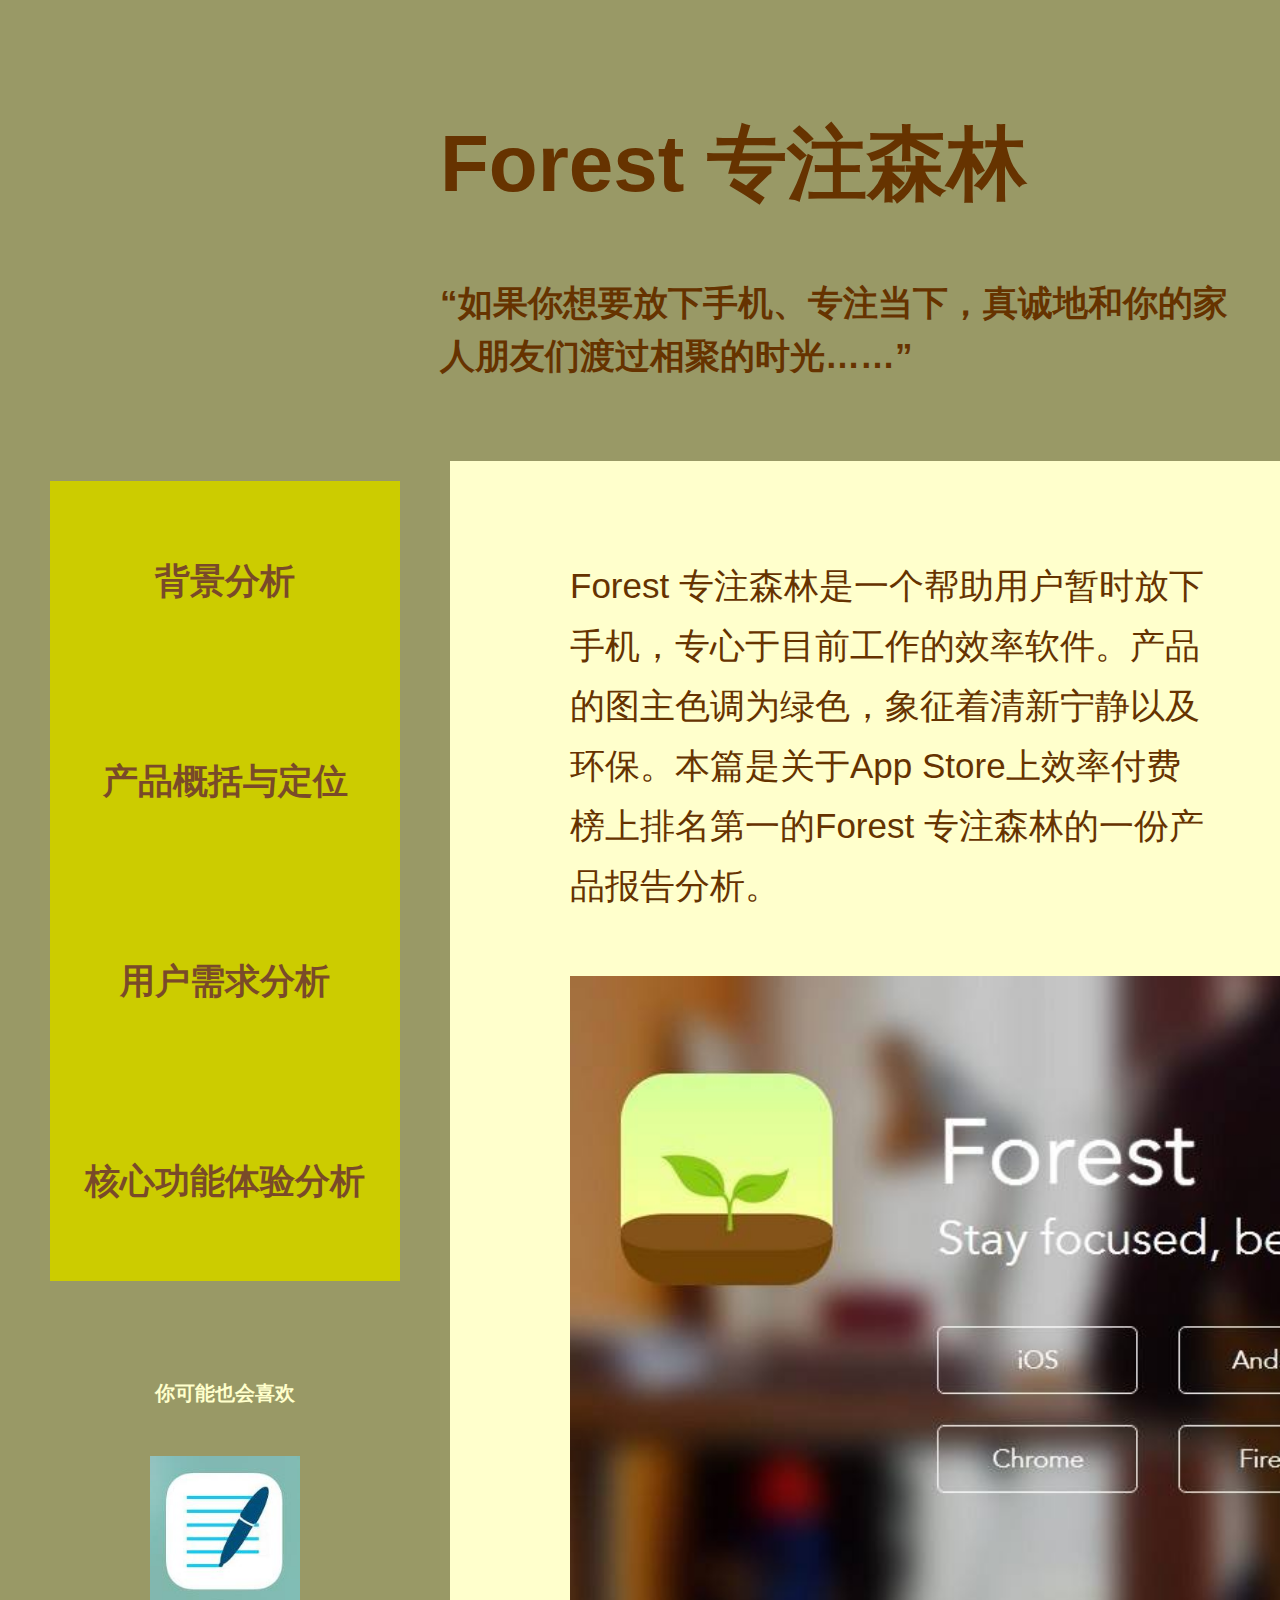
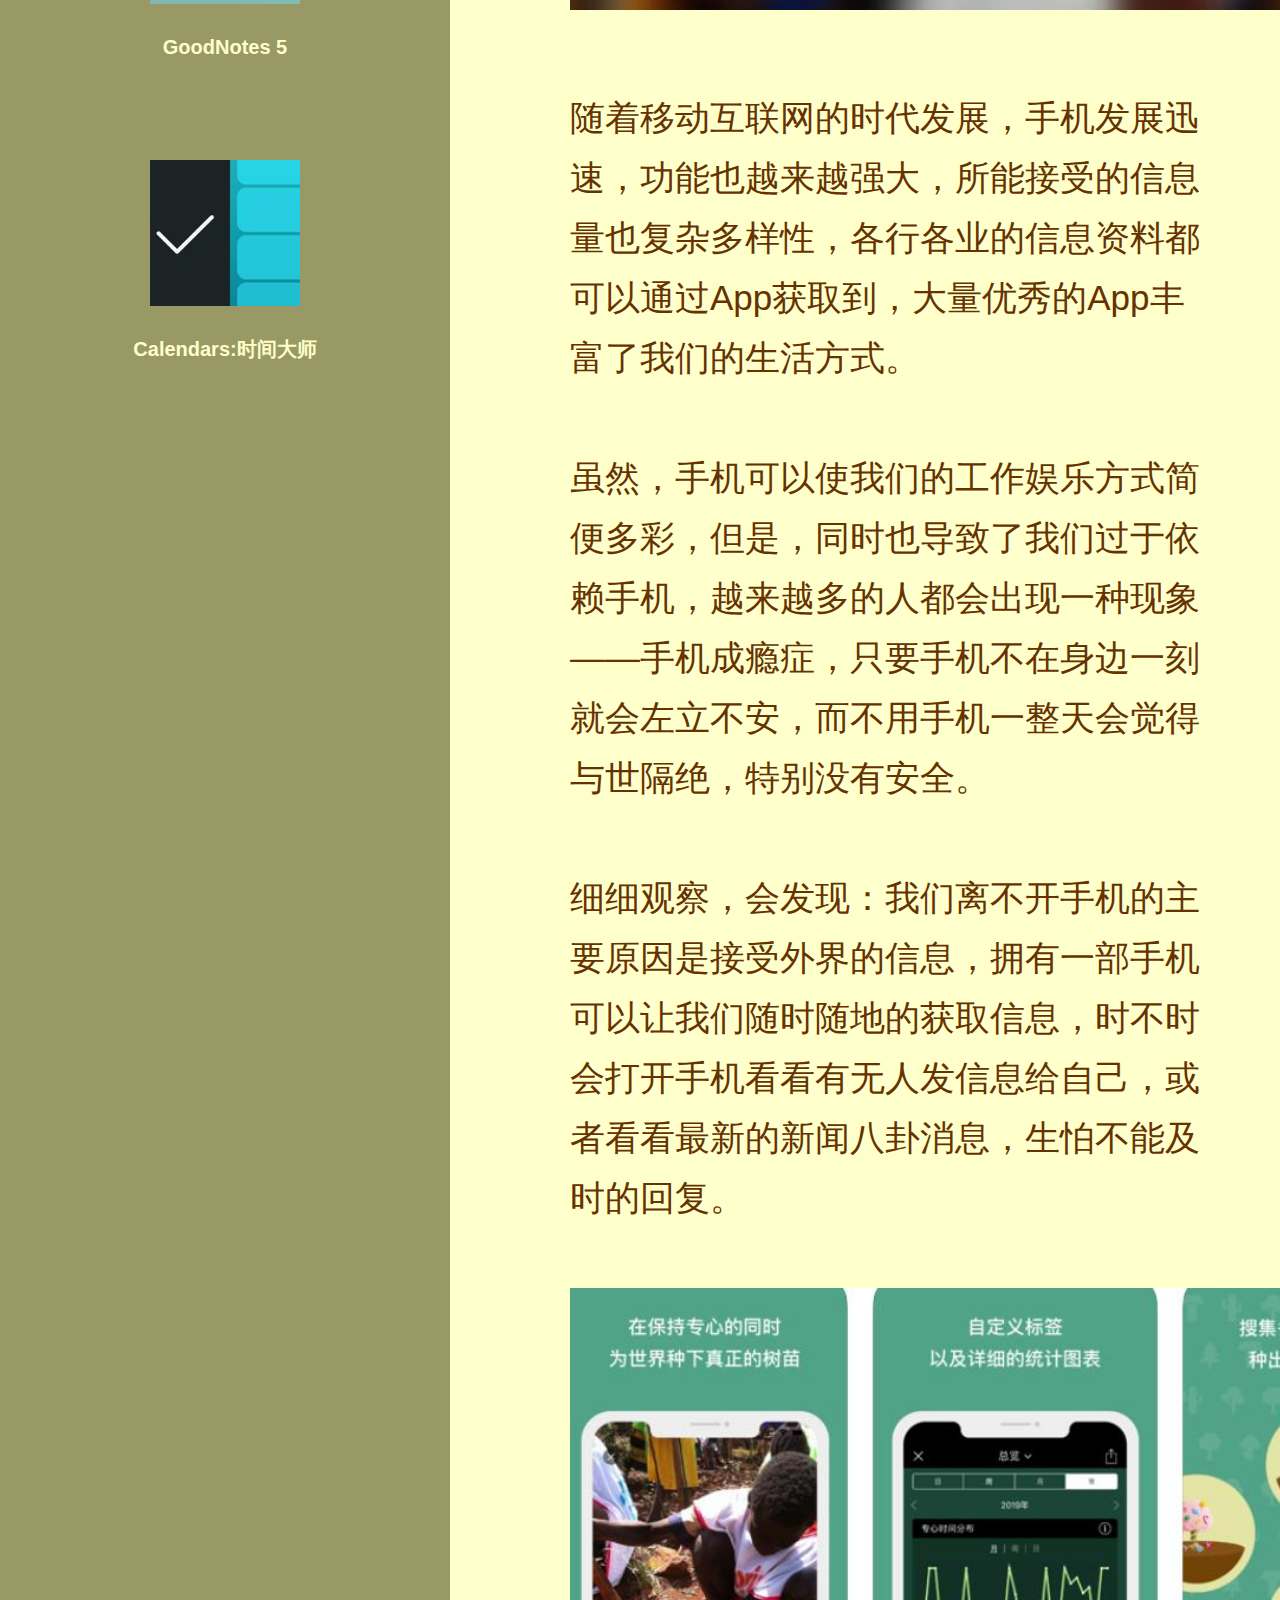
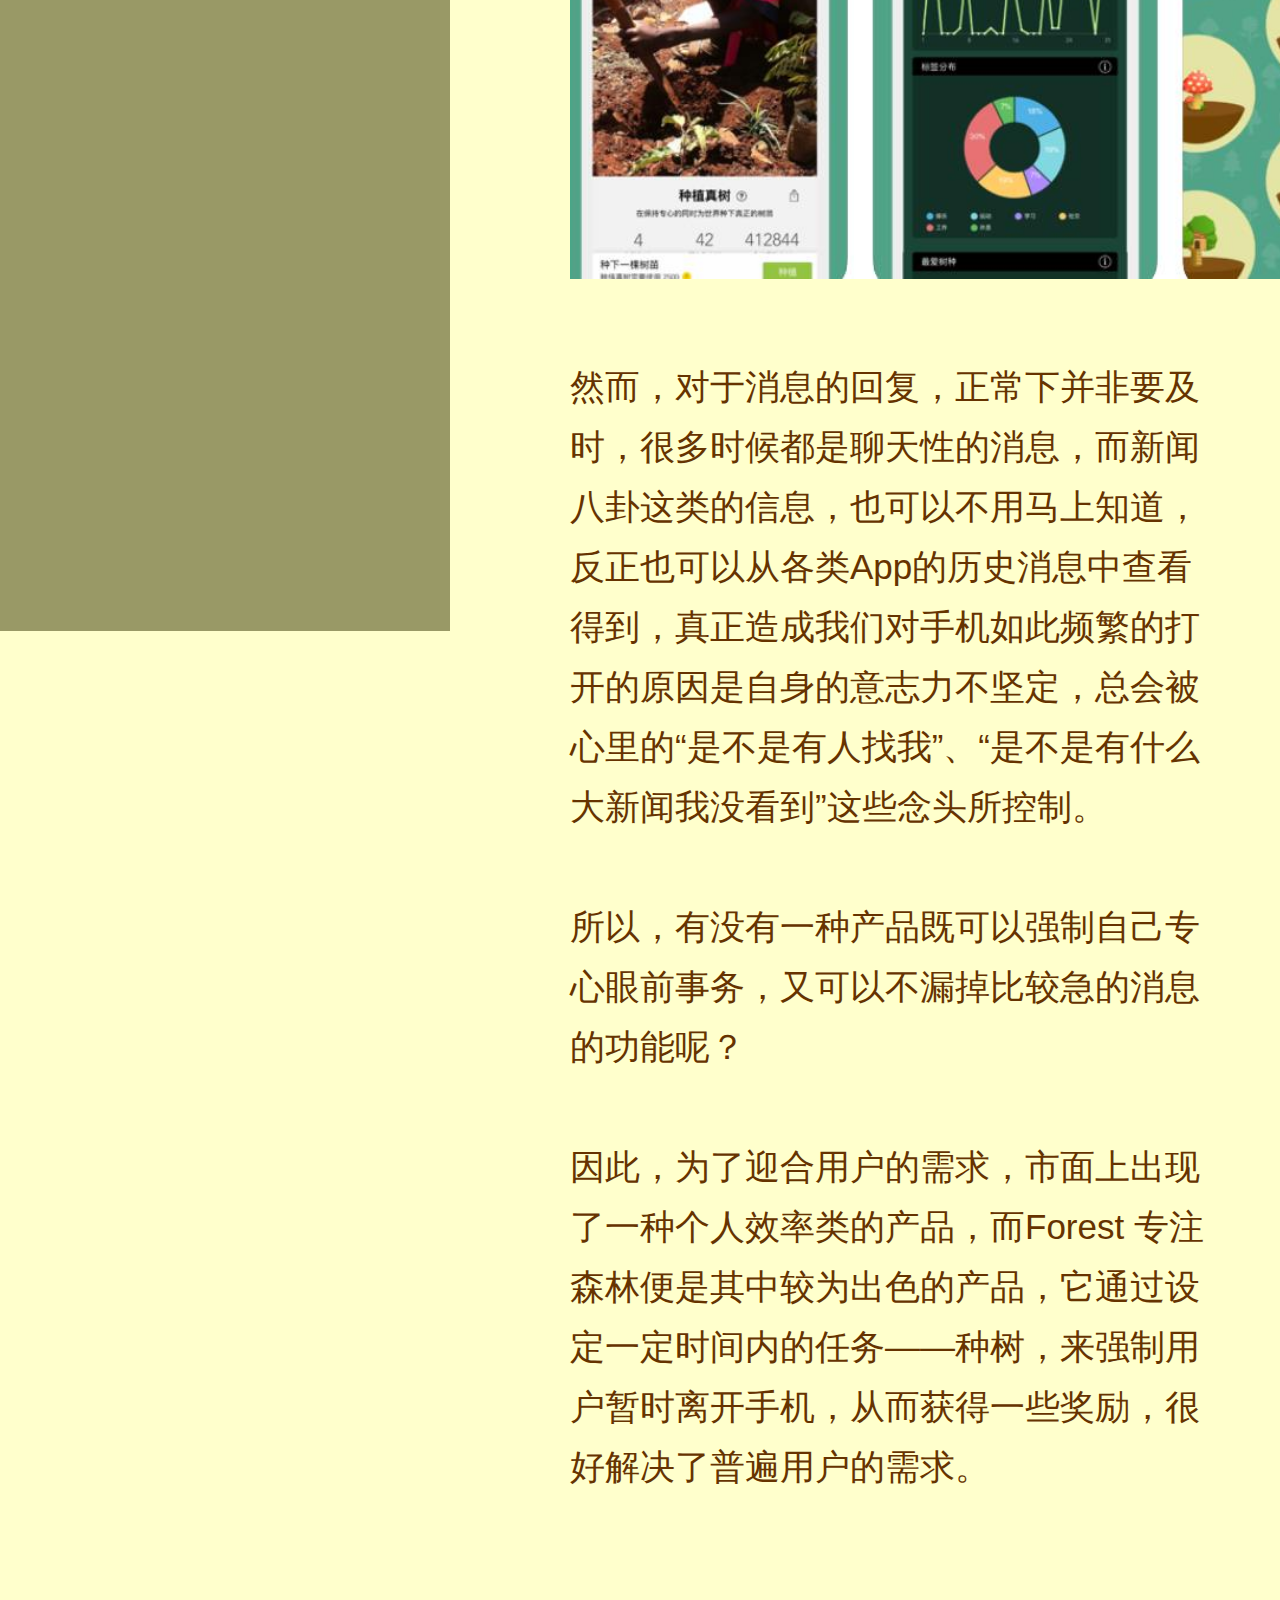
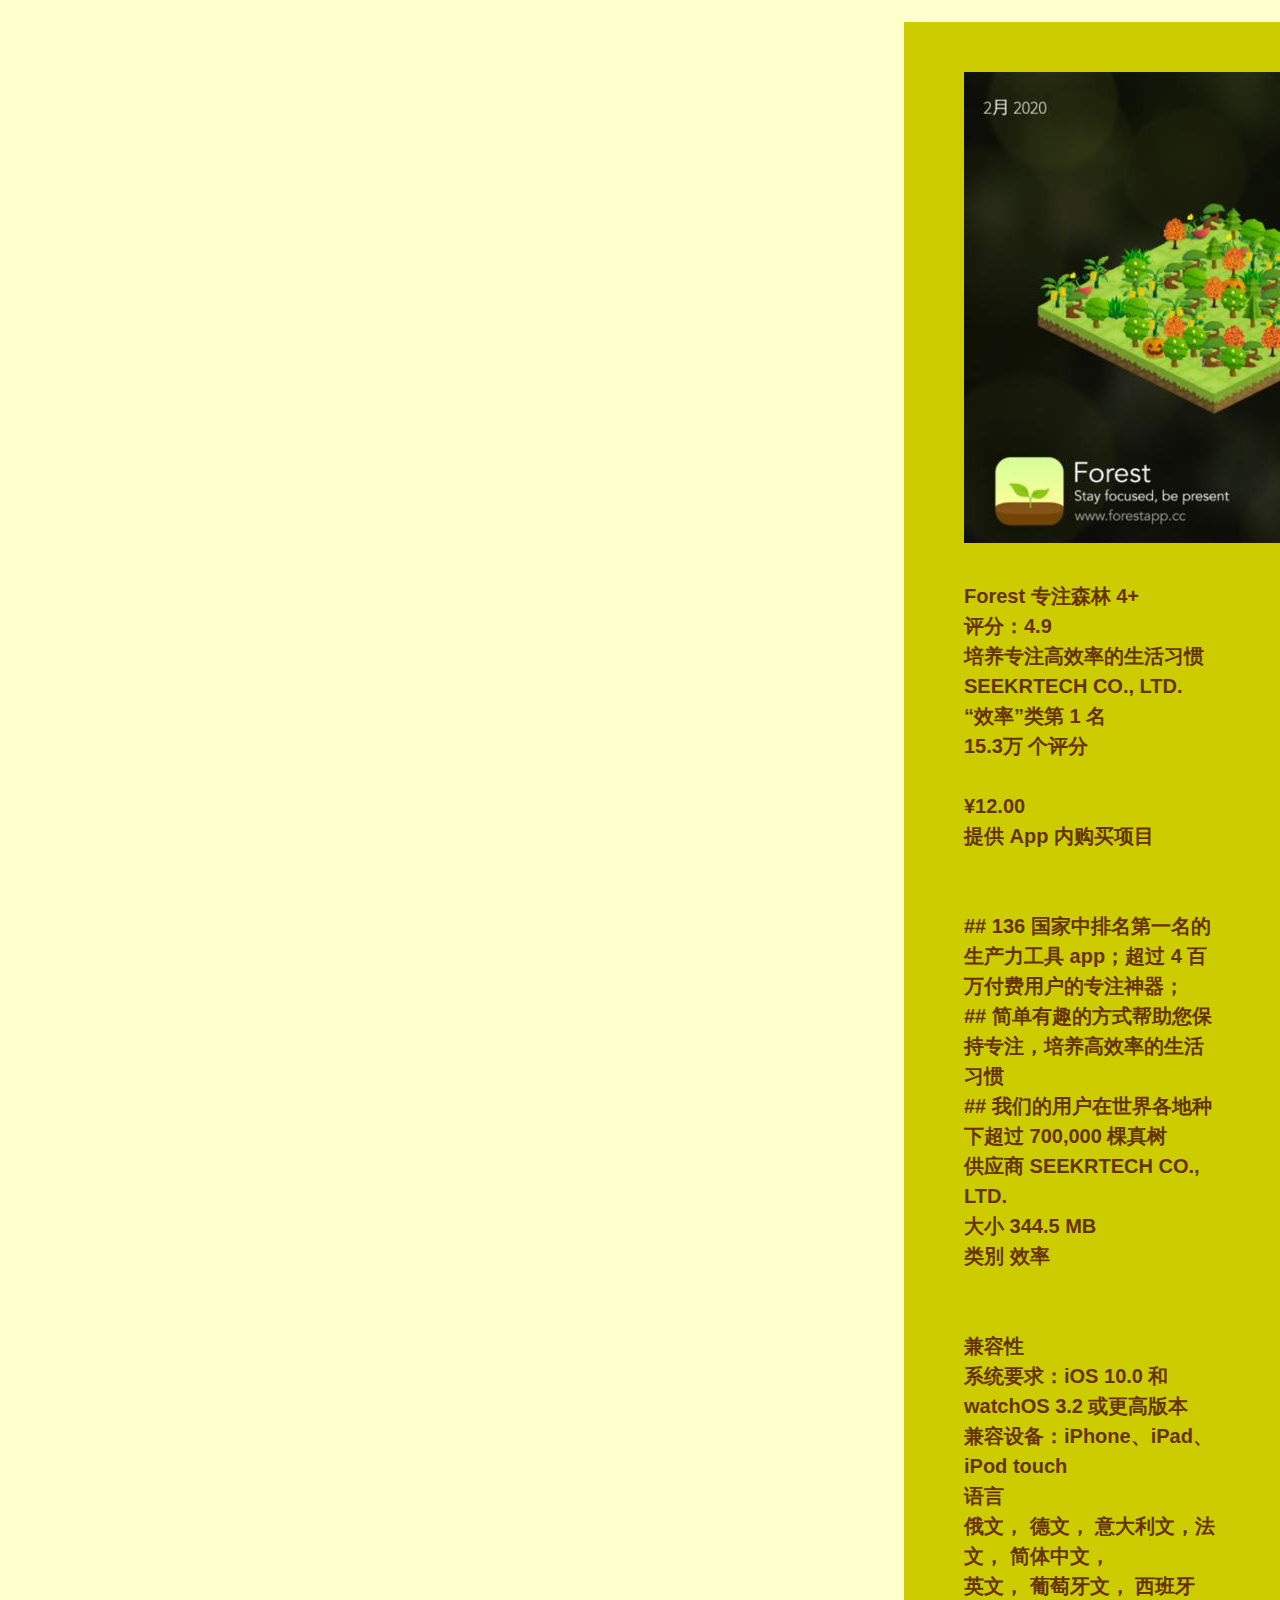
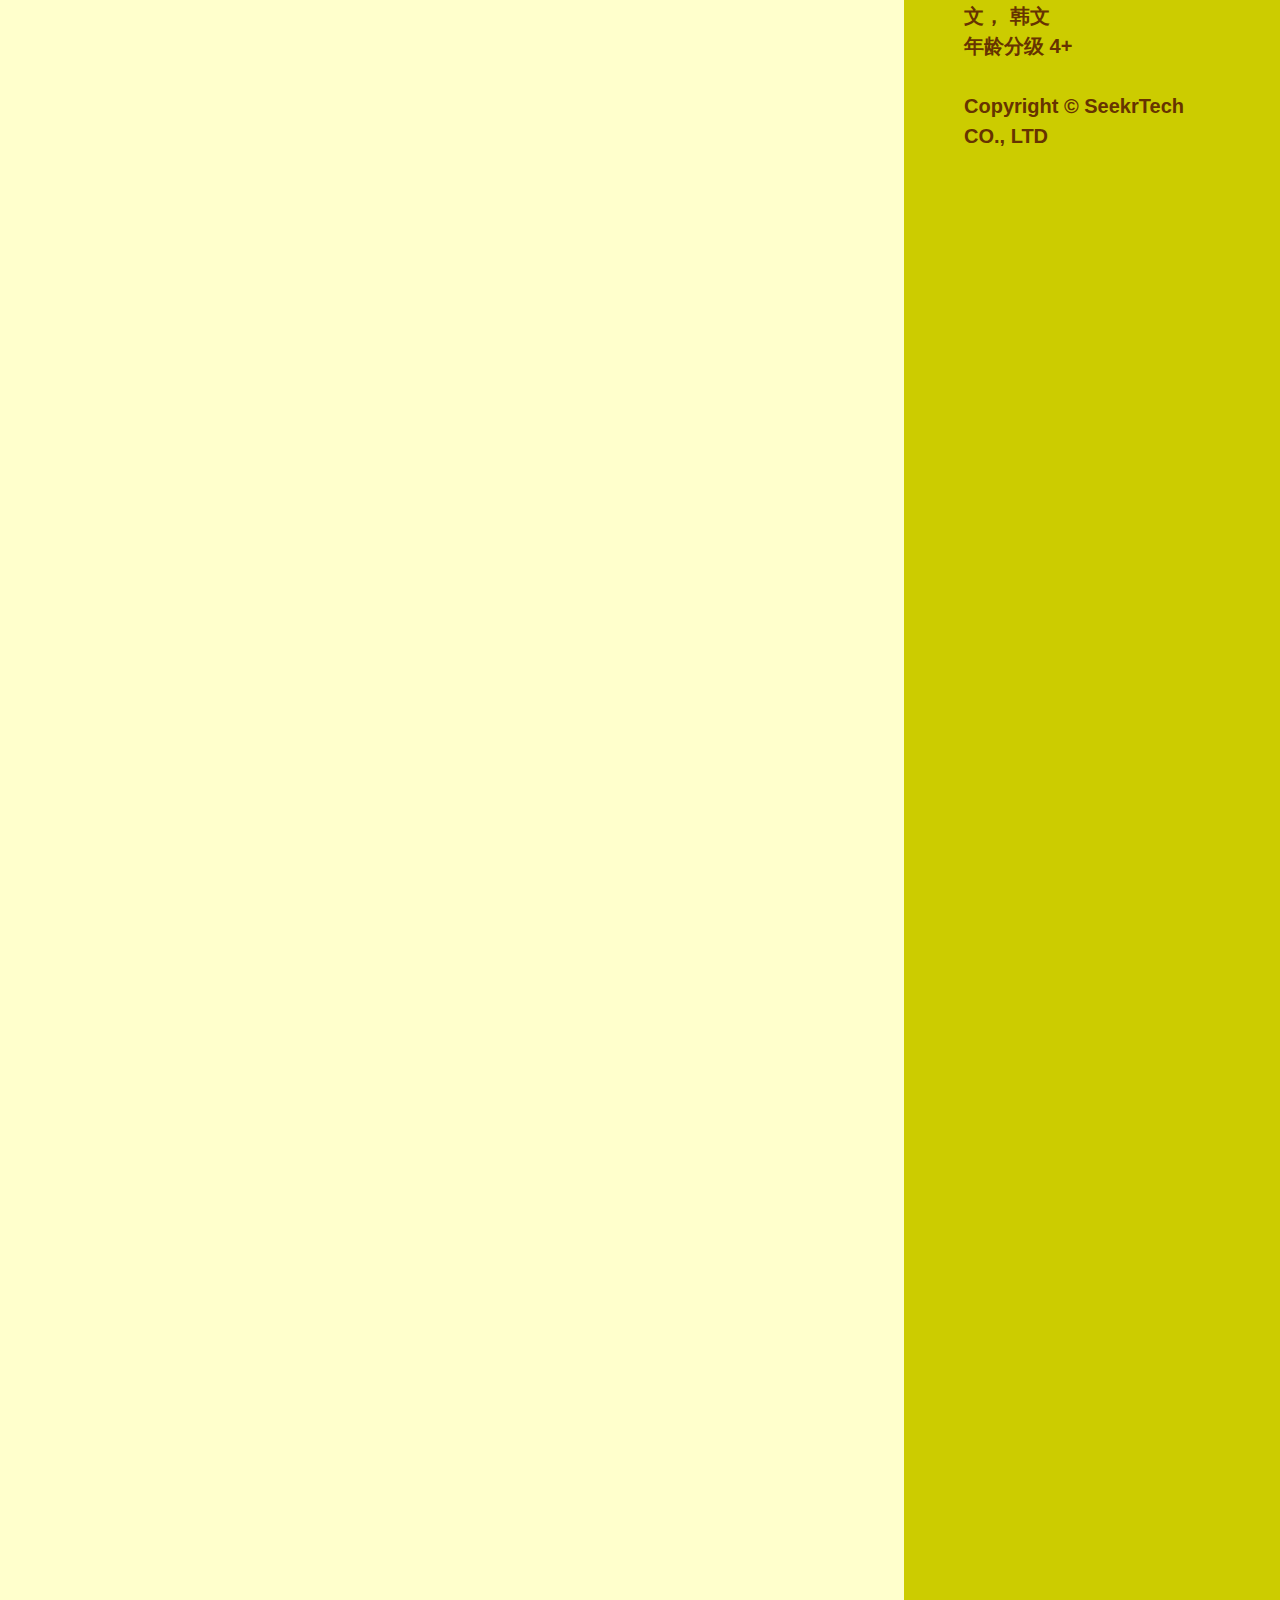
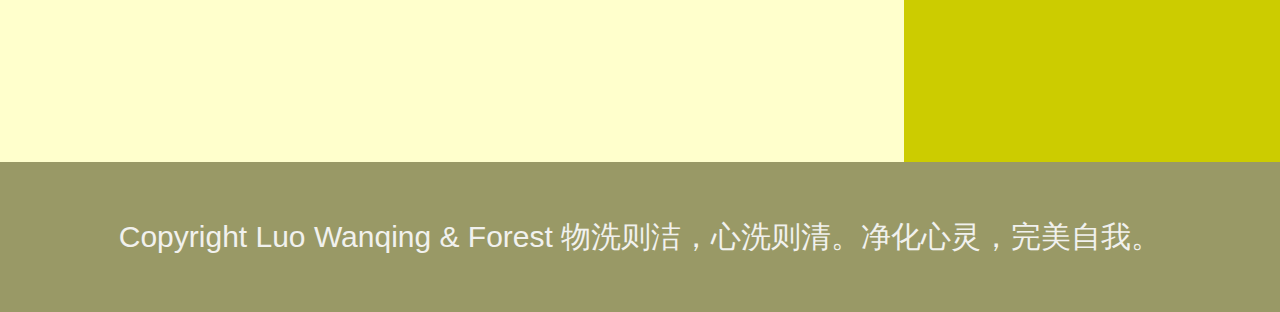
<file: index.html>
<!DOCTYPE html>
<html> 

<head>
    <meta name="viewport" content="width=device-width,initial-scale=1.0,maximum-scale=1.0,user-scalable=no">
    <meta http-equiv="Content-Type" content="text/html; charset=utf-8" />
    <link rel="stylesheet" type="text/css" href="style1.css">
</head>

<body>

    <div id="header">
        <h1>Forest 专注森林</h1>
        <h2>“如果你想要放下手机、专注当下，真诚地和你的家人朋友们渡过相聚的时光……”</h2>
    </div>

    <div id="nav" align="center">
        <ul>
            <li><a href="index.html">背景分析</a></li>
            <li><a href="position.html" >产品概括与定位</a></li>
            <li><a href="user.html">用户需求分析</a></li>
            <li><a href="experience.html">核心功能体验分析</a></li>                  
            </ul>
        <br/>
        <br/>
        <br/>
        <br/>
        你可能也会喜欢
        <br/>
        <br/>
        <br/>
        <img src="images/index5.jpg" width="150px">
        <br/>
        <br/>
        GoodNotes 5
        <br/>
        <br/>
        <br/>
        <br/>
        <br/>
        <img src="images/index6.jpg" width="150px">
        <br/>
        <br/>
        Calendars:时间大师
        <br/>
        <br/>
        <br/>

    </div>


    <div id="div1">
        <p>


            <br/>
            Forest 专注森林是一个帮助用户暂时放下手机，专心于目前工作的效率软件。产品的图主色调为绿色，象征着清新宁静以及环保。本篇是关于App Store上效率付费榜上排名第一的Forest 专注森林的一份产品报告分析。
            <br/>
            <br/>
            <img src="images/index9.jpg" width="1200" >
            <br/>
            <br/>
            随着移动互联网的时代发展，手机发展迅速，功能也越来越强大，所能接受的信息量也复杂多样性，各行各业的信息资料都可以通过App获取到，大量优秀的App丰富了我们的生活方式。
            <br/>
            <br/>
            虽然，手机可以使我们的工作娱乐方式简便多彩，但是，同时也导致了我们过于依赖手机，越来越多的人都会出现一种现象——手机成瘾症，只要手机不在身边一刻就会左立不安，而不用手机一整天会觉得与世隔绝，特别没有安全。
            <br/>
            <br/>
            细细观察，会发现：我们离不开手机的主要原因是接受外界的信息，拥有一部手机可以让我们随时随地的获取信息，时不时会打开手机看看有无人发信息给自己，或者看看最新的新闻八卦消息，生怕不能及时的回复。
            <br/>
            <br/>
            <img src="images/index8.jpg" width="1200">
            <br/>
            <br/>
            然而，对于消息的回复，正常下并非要及时，很多时候都是聊天性的消息，而新闻八卦这类的信息，也可以不用马上知道，反正也可以从各类App的历史消息中查看得到，真正造成我们对手机如此频繁的打开的原因是自身的意志力不坚定，总会被心里的“是不是有人找我”、“是不是有什么大新闻我没看到”这些念头所控制。
            <br/>
            <br/>
            所以，有没有一种产品既可以强制自己专心眼前事务，又可以不漏掉比较急的消息的功能呢？
            <br/>
            <br/>
            因此，为了迎合用户的需求，市面上出现了一种个人效率类的产品，而Forest 专注森林便是其中较为出色的产品，它通过设定一定时间内的任务——种树，来强制用户暂时离开手机，从而获得一些奖励，很好解决了普遍用户的需求。
        
        </p>   
    </div>

    <div id="div2">
        
        <br/>
        <img src="images/index7.jpg" width=500>
        <br/>
        <br/>
        Forest 专注森林 4+
        <br/>
        评分：4.9
        <br/>
        培养专注高效率的生活习惯
        <br/>
        SEEKRTECH CO., LTD.
        <br/>
        “效率”类第 1 名
        <br/>     
        15.3万 个评分
        <br/><br/>
        ¥12.00
        <br/>
        提供 App 内购买项目
        <br/>
        <br/>
        <br/>
        ## 136 国家中排名第一名的生产力工具 app；超过 4 百万付费用户的专注神器；
        <br/>
        ## 简单有趣的方式帮助您保持专注，培养高效率的生活习惯
        <br/>
        ## 我们的用户在世界各地种下超过 700,000 棵真树
        <br/>
        供应商 SEEKRTECH CO., LTD.
        <br/>
        大小 344.5 MB
        <br/>
        类別 效率
        <br/>
        <br/>
        <br/>
        兼容性 
        <br/>
        系统要求：iOS 10.0 和 watchOS 3.2 或更高版本
        <br/>
        兼容设备：iPhone、iPad、iPod touch
        <br/>
        语言
        <br/>
        俄文， 德文， 意大利文，法文， 简体中文，
        <br/>
        英文， 葡萄牙文， 西班牙文， 韩文
        <br/>
        年龄分级 4+
        <br/>
        <br/>
        Copyright © SeekrTech CO., LTD
        <br/>
        <br/>
    </div>

    <div id="footer" align="center">
       Copyright Luo Wanqing & Forest
       物洗则洁，心洗则清。净化心灵，完美自我。     
    </div>

</body>
</html>
</file>
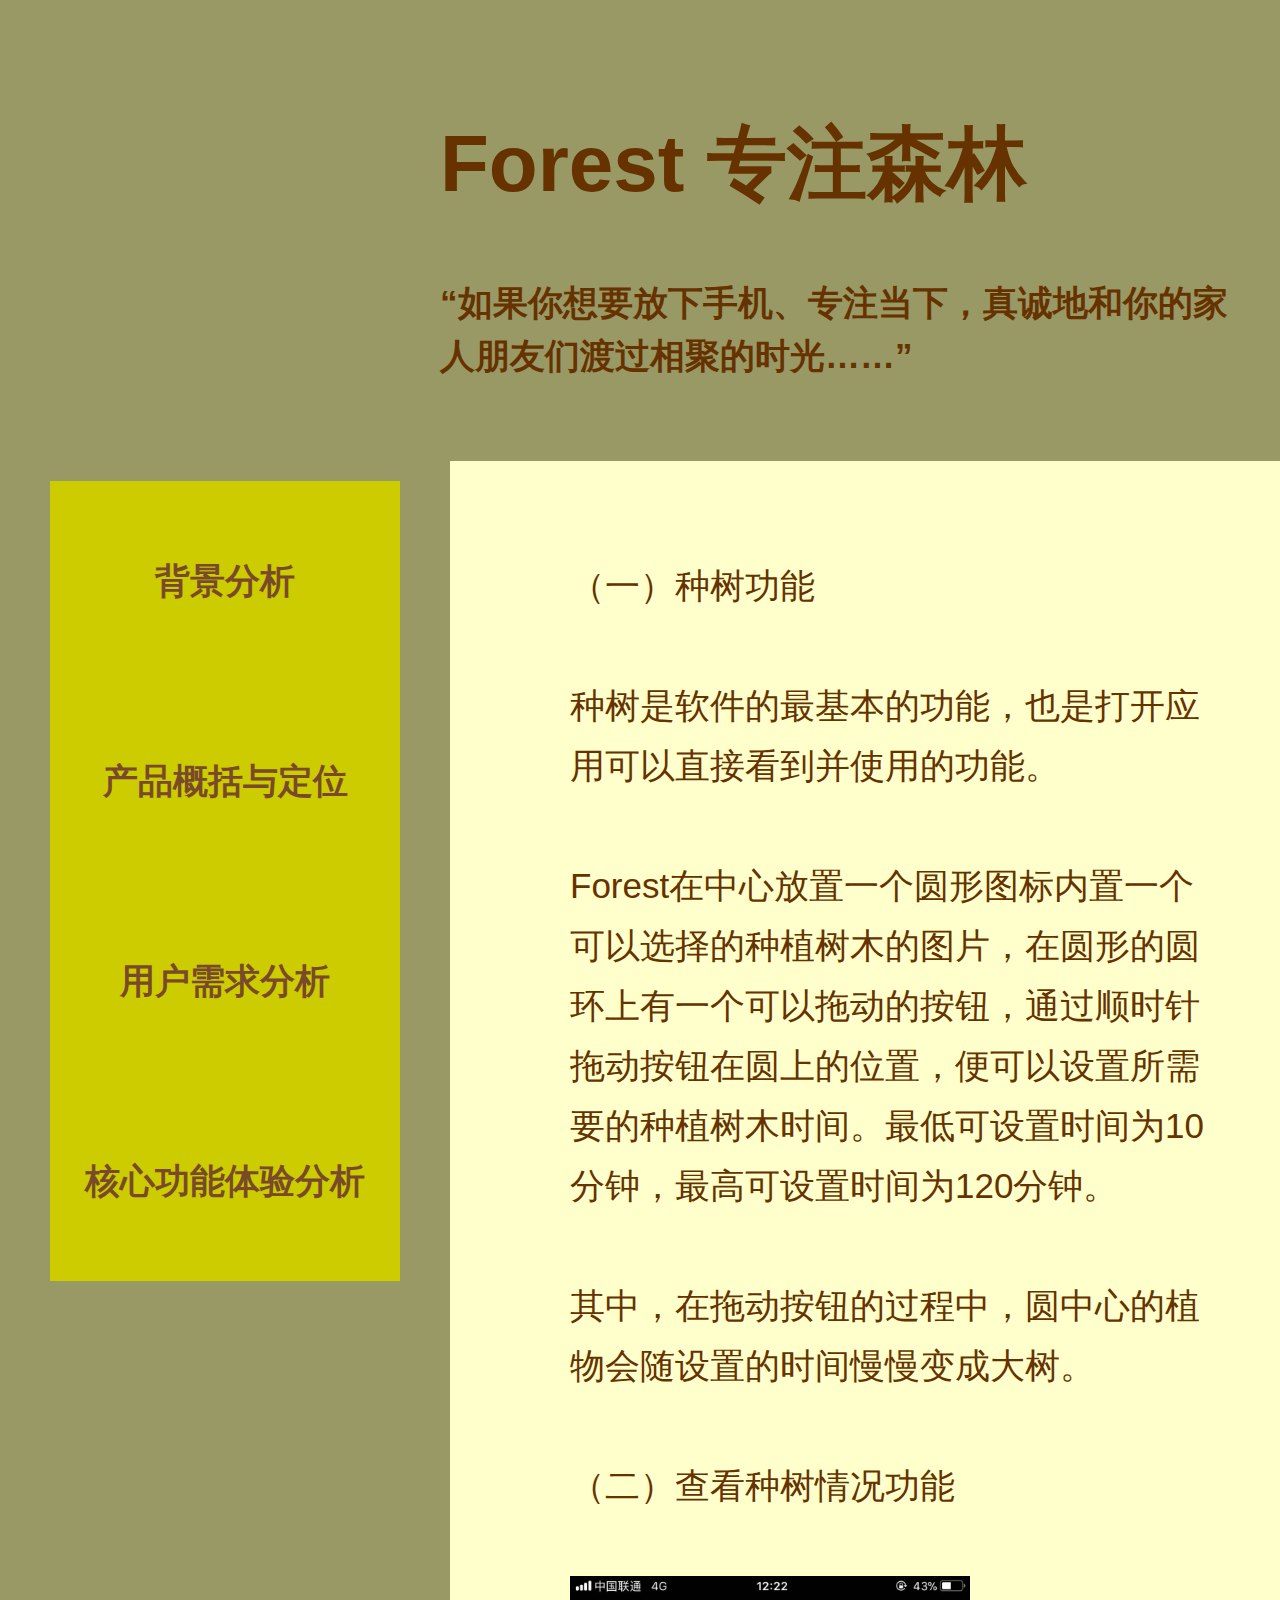
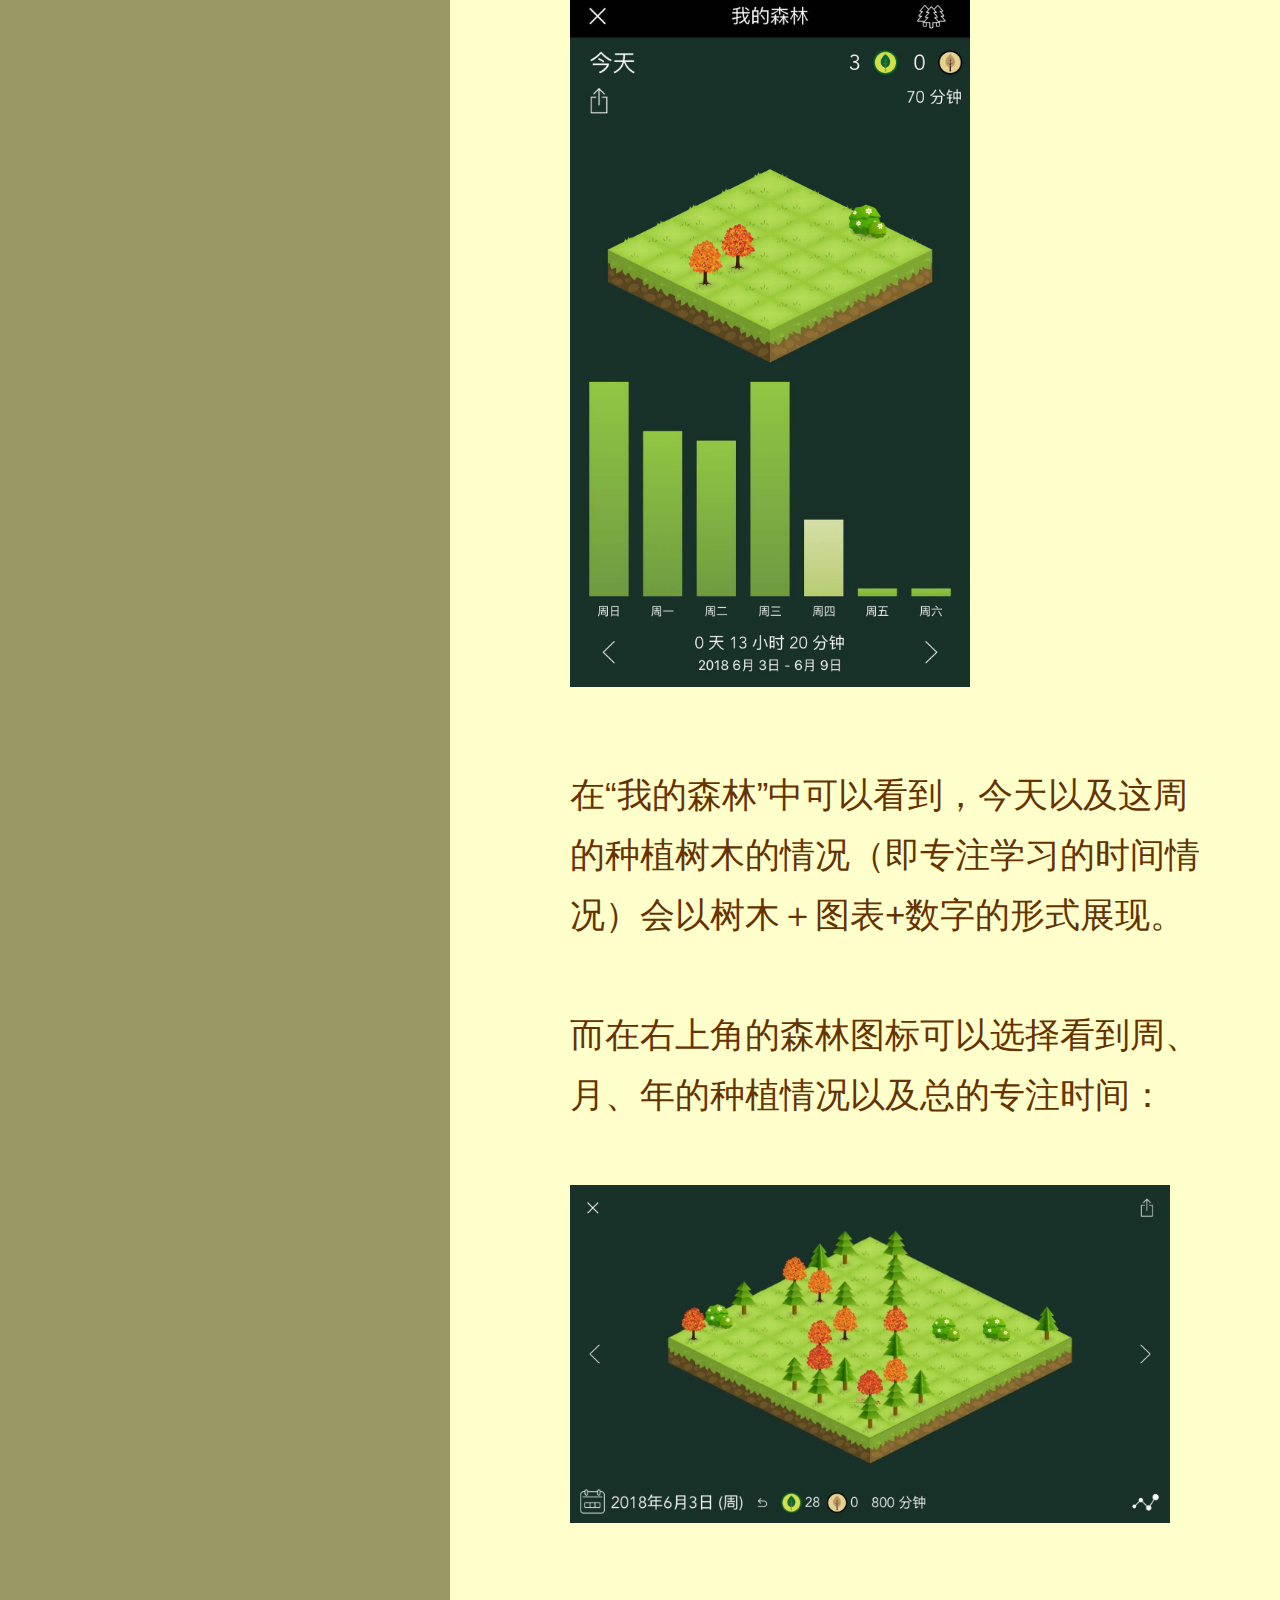
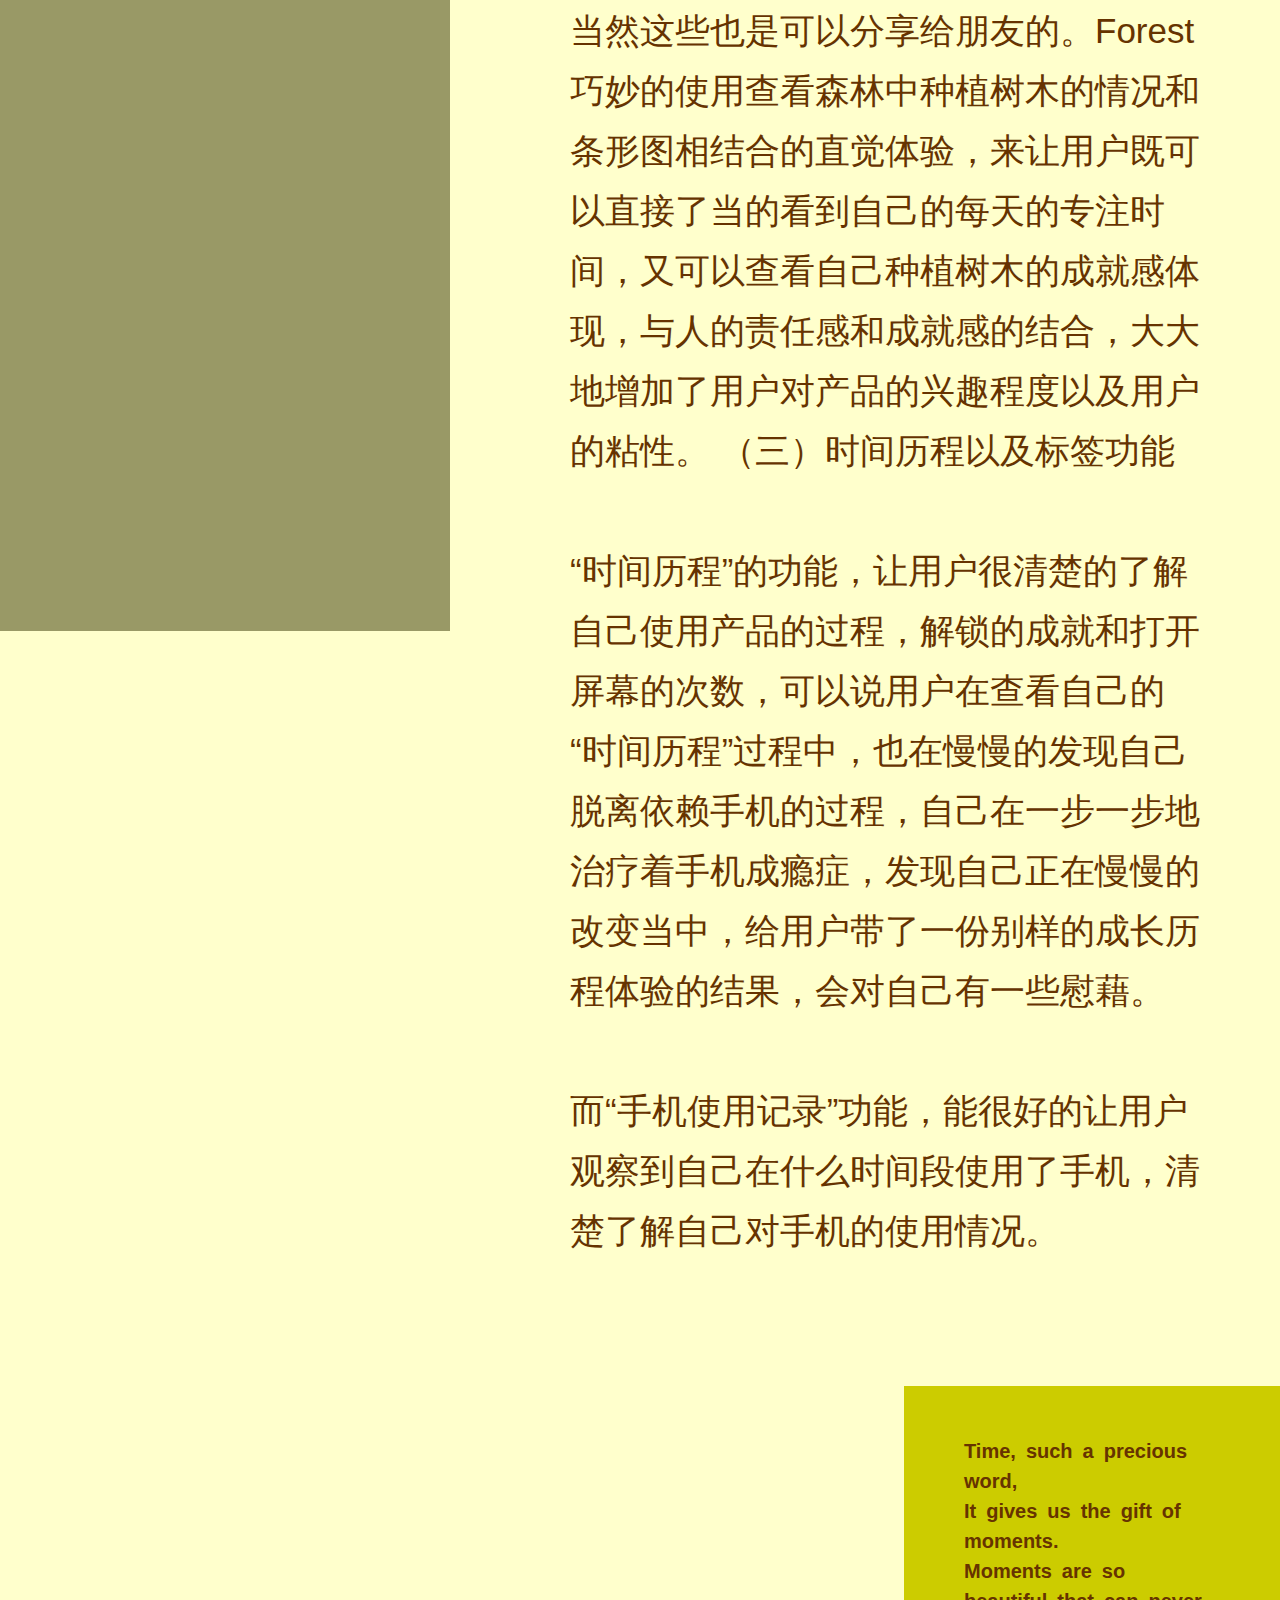
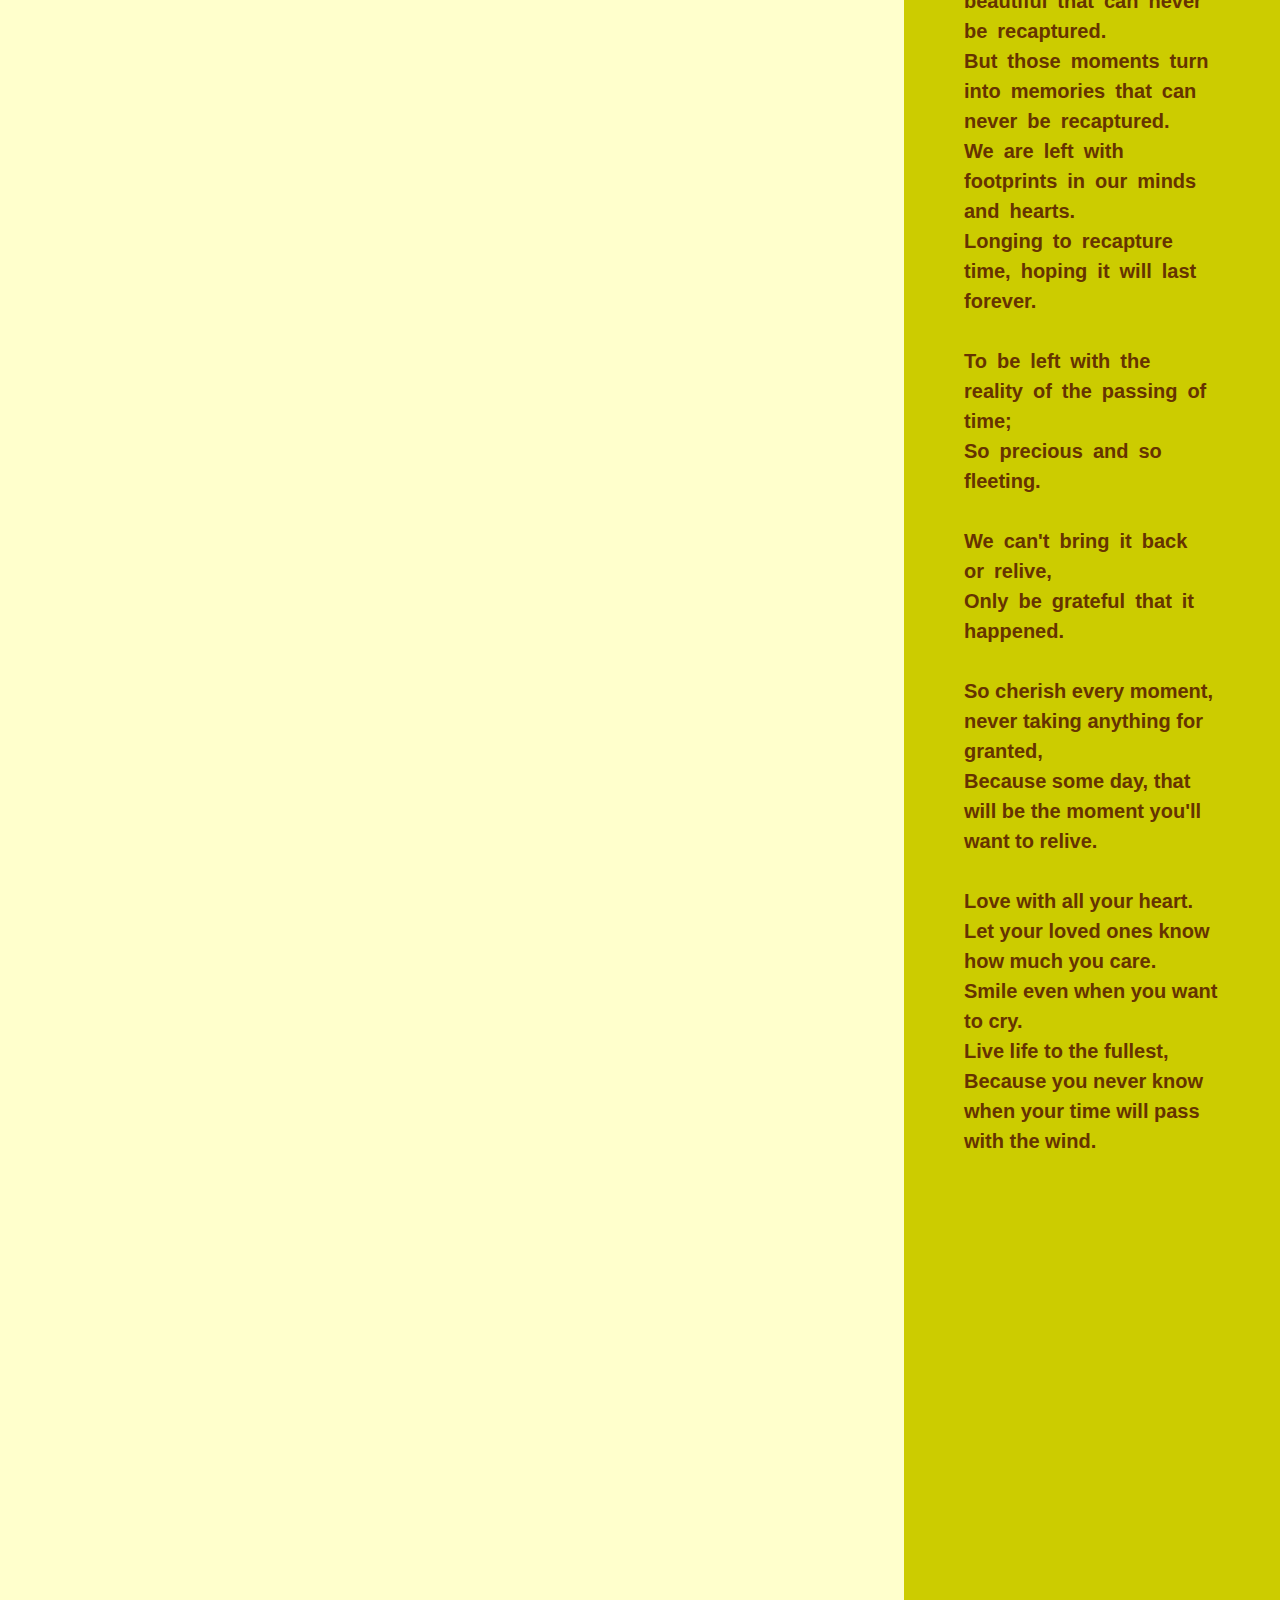
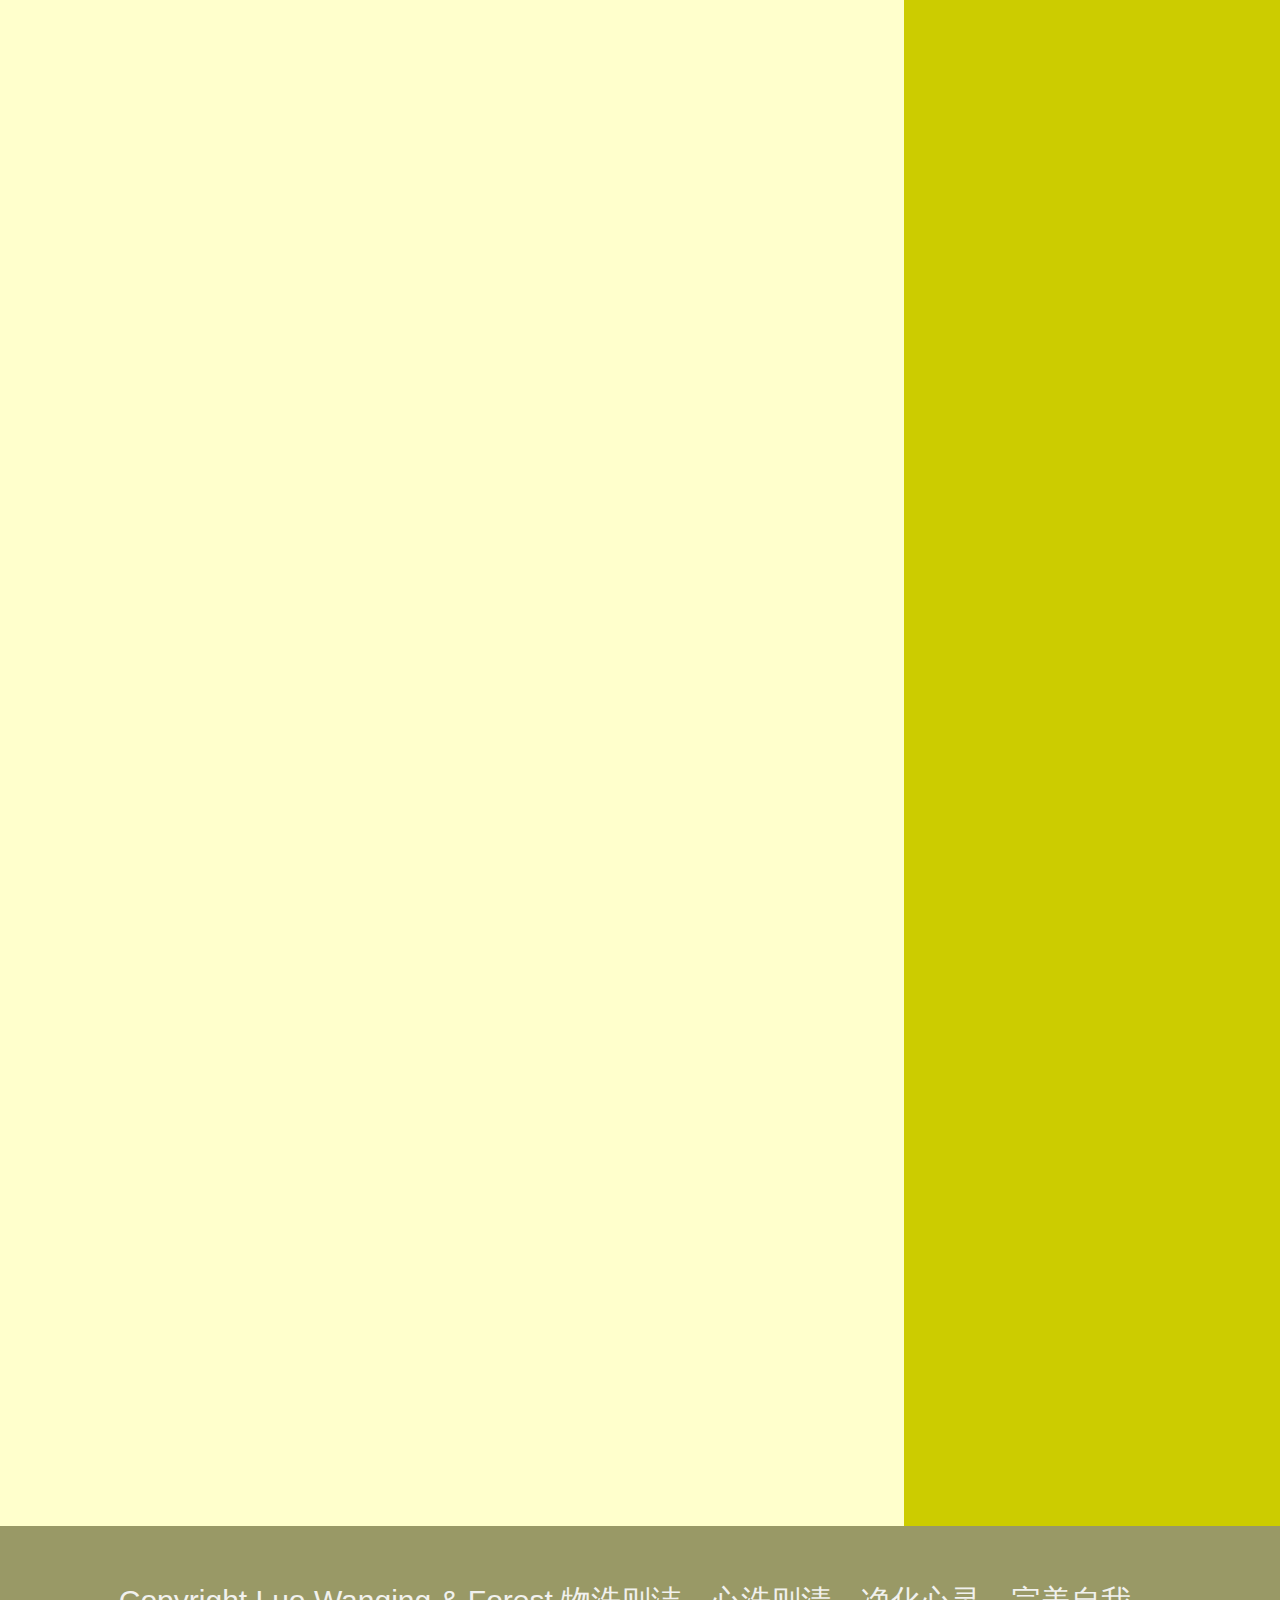
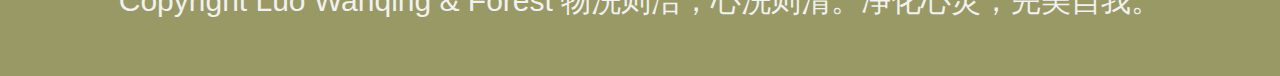
<file: experience.html>
<!DOCTYPE html>
<html> 

<head>
    <meta name="viewport" content="width=device-width,initial-scale=1.0,maximum-scale=1.0,user-scalable=no">
    <meta http-equiv="Content-Type" content="text/html; charset=utf-8" />
    <link rel="stylesheet" type="text/css" href="style1.css">
</head>

<body>

    <div id="header">
        <h1>Forest 专注森林</h1>
        <h2>“如果你想要放下手机、专注当下，真诚地和你的家人朋友们渡过相聚的时光……”</h2>
    </div>

    <div id="nav" style="height:3300px">
        <ul>
            <li><a href="index.html">背景分析</a></li>
            <li><a href="position.html" >产品概括与定位</a></li>
            <li><a href="user.html">用户需求分析</a></li>
            <li><a href="experience.html">核心功能体验分析</a></li>                  
            </ul>
    </div>

    <div id="div1">
        <p>
            <br/>
            （一）种树功能
            <br/>
            <br/>
            种树是软件的最基本的功能，也是打开应用可以直接看到并使用的功能。
            <br/>
            <br/>
            Forest在中心放置一个圆形图标内置一个可以选择的种植树木的图片，在圆形的圆环上有一个可以拖动的按钮，通过顺时针拖动按钮在圆上的位置，便可以设置所需要的种植树木时间。最低可设置时间为10分钟，最高可设置时间为120分钟。
            <br/>
            <br/>
            其中，在拖动按钮的过程中，圆中心的植物会随设置的时间慢慢变成大树。
            <br/>
            <br/>
            （二）查看种树情况功能
            <br/>
            <br/>
            <img src="images/index13.png" width="400">
            <br/>
            <br/>
            在“我的森林”中可以看到，今天以及这周的种植树木的情况（即专注学习的时间情况）会以树木＋图表+数字的形式展现。
            <br/>
            <br/>
            而在右上角的森林图标可以选择看到周、月、年的种植情况以及总的专注时间：
            <br/>
            <br/>
            <img src="images/index14.jpeg" width="600">
            <br/>
            <br/>
            当然这些也是可以分享给朋友的。Forest巧妙的使用查看森林中种植树木的情况和条形图相结合的直觉体验，来让用户既可以直接了当的看到自己的每天的专注时间，又可以查看自己种植树木的成就感体现，与人的责任感和成就感的结合，大大地增加了用户对产品的兴趣程度以及用户的粘性。
            （三）时间历程以及标签功能
            <br/>
            <br/>
            “时间历程”的功能，让用户很清楚的了解自己使用产品的过程，解锁的成就和打开屏幕的次数，可以说用户在查看自己的“时间历程”过程中，也在慢慢的发现自己脱离依赖手机的过程，自己在一步一步地治疗着手机成瘾症，发现自己正在慢慢的改变当中，给用户带了一份别样的成长历程体验的结果，会对自己有一些慰藉。
            <br/>
            <br/>
            而“手机使用记录”功能，能很好的让用户观察到自己在什么时间段使用了手机，清楚了解自己对手机的使用情况。

        </p>   
    </div>

    <div id="div2">
        
        <br/>
        Time, such a precious word,
        <br/>
        It gives us the gift of moments.
        <br/>
        Moments are so beautiful that can never be recaptured.
        <br/>
        But those moments turn into memories that can never be recaptured.
        <br/>
        We are left with footprints in our minds and hearts.
        <br/>
        Longing to recapture time, hoping it will last forever.
        <br/>     
        <br/> 
        To be left with the reality of the passing of time;
        <br/>
        So precious and so fleeting.
        <br/> 
        <br/>
        We can't bring it back or relive,
        <br/>
        Only be grateful that it happened.
        <br/>
        <br/>
        So cherish every moment, never taking anything for granted,
        <br/>
        Because some day, that will be the moment you'll want to relive.
        <br/>
        <br/>
        Love with all your heart.
        <br/>
        Let your loved ones know how much you care.
        <br/>
        Smile even when you want to cry.
        <br/>
        Live life to the fullest,
        <br/>
        Because you never know when your time will pass with the wind.
        <br/>
        <br/>
    </div>

    <div id="footer" align="center">
        Copyright Luo Wanqing & Forest
        物洗则洁，心洗则清。净化心灵，完美自我。
    </div>

</body>
</html>
</file>
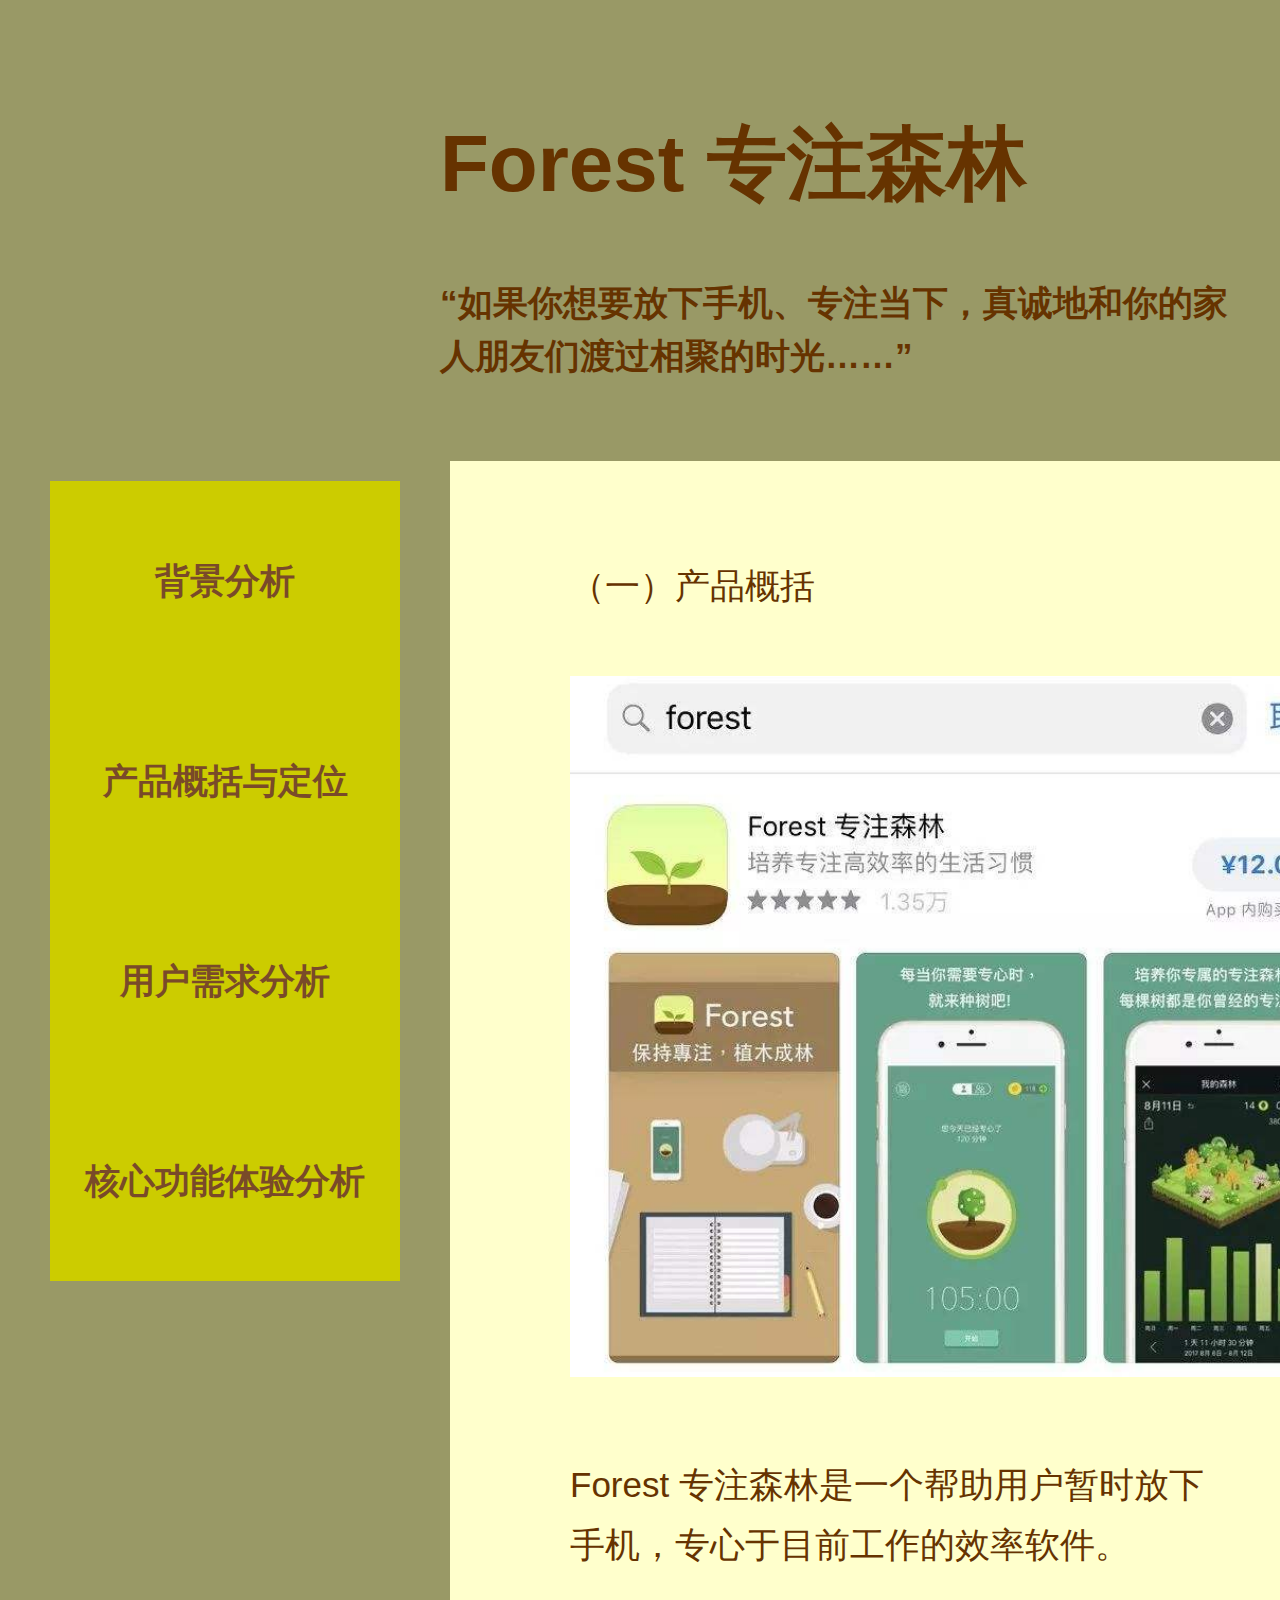
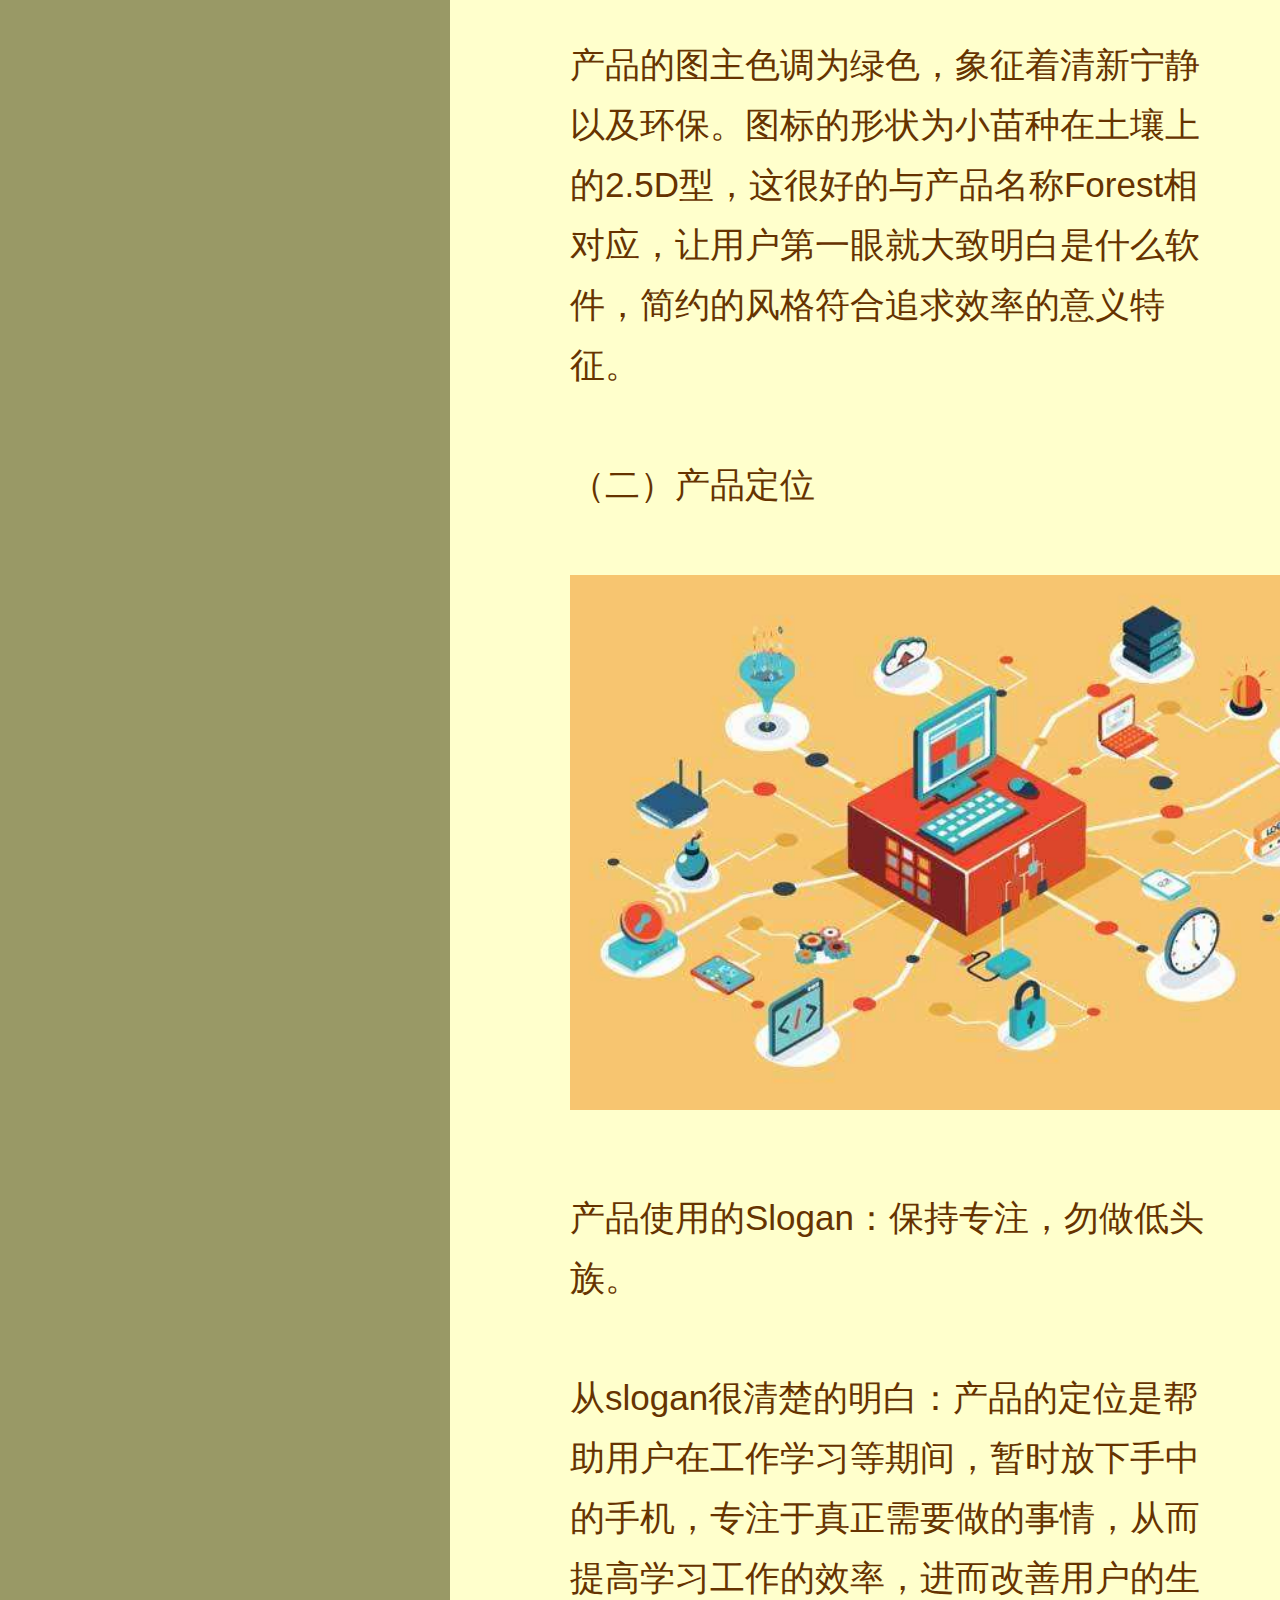
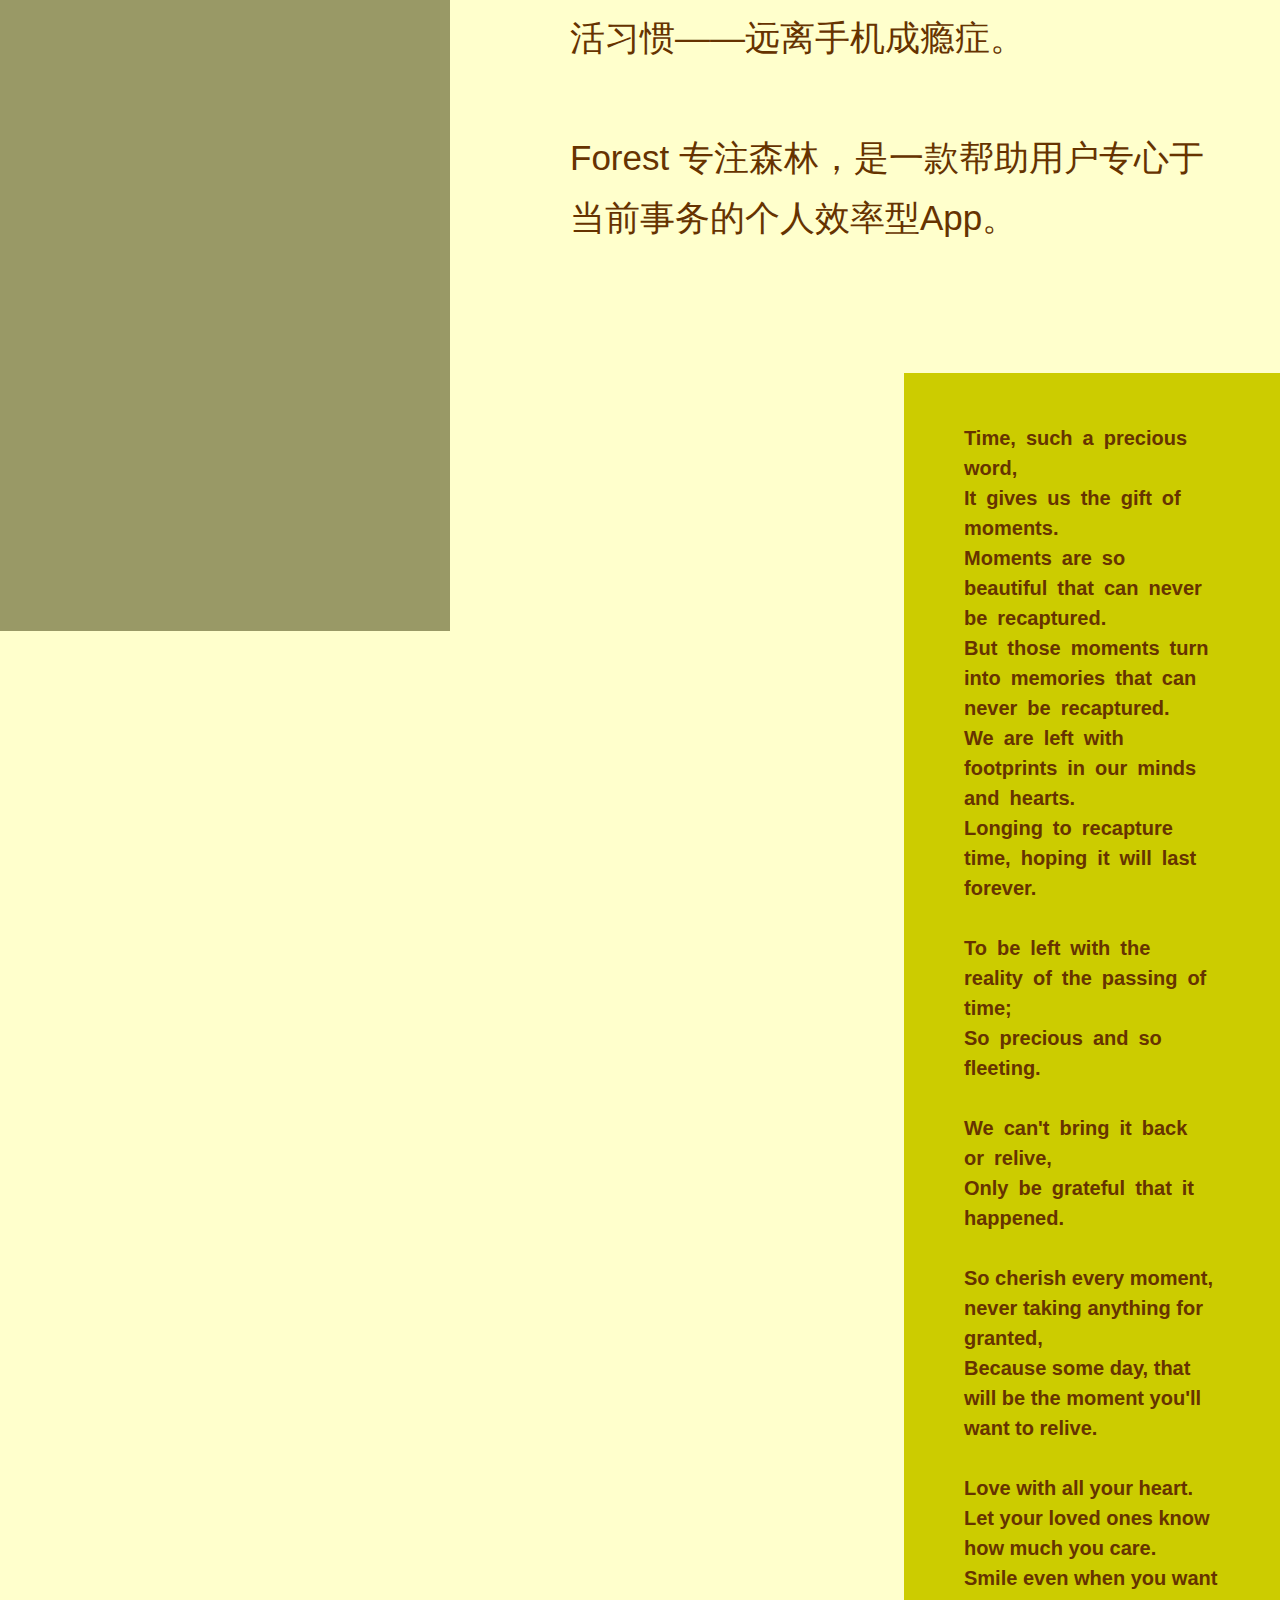
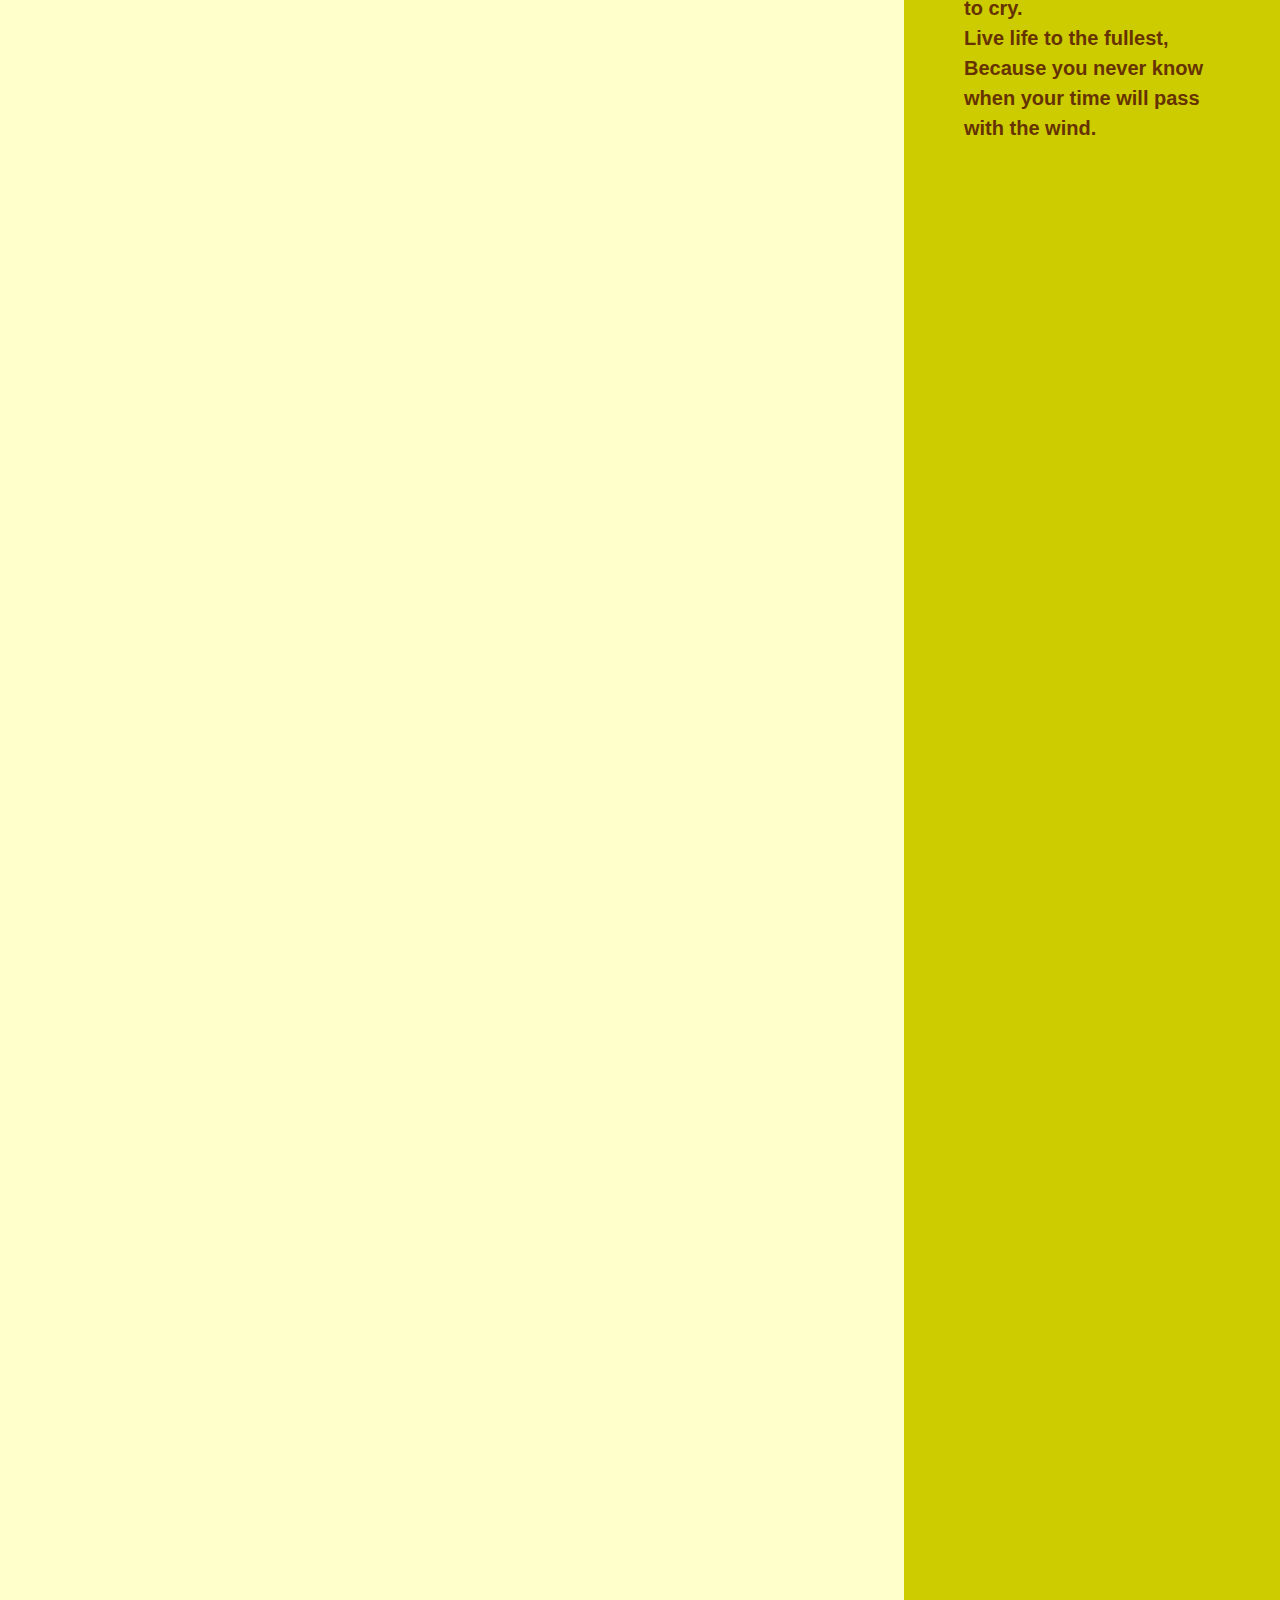
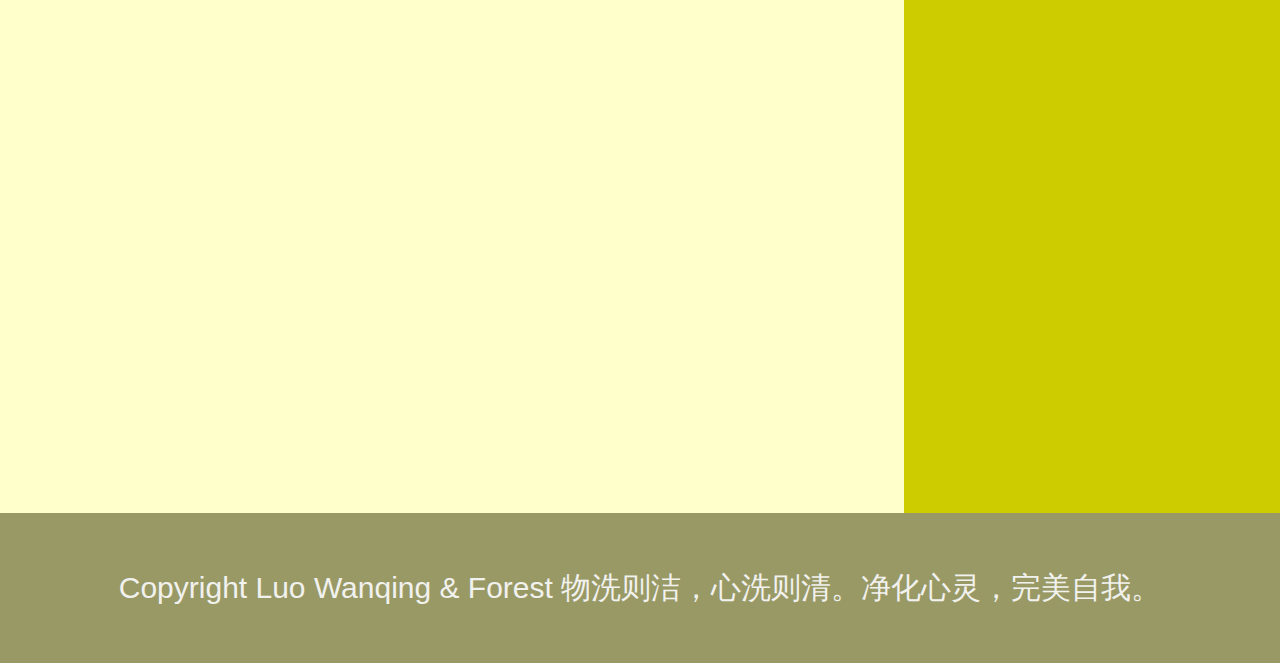
<file: position.html>
<!DOCTYPE html>
<html> 

<head>
    <meta name="viewport" content="width=device-width,initial-scale=1.0,maximum-scale=1.0,user-scalable=no">
    <meta http-equiv="Content-Type" content="text/html; charset=utf-8" />
    <link rel="stylesheet" type="text/css" href="style1.css">
</head>

<body>

    <div id="header">
        <h1>Forest 专注森林</h1>
        <h2>“如果你想要放下手机、专注当下，真诚地和你的家人朋友们渡过相聚的时光……”</h2>
    </div>

    <div id="nav" style="height:3300px">
        <ul>
            <li><a href="index.html">背景分析</a></li>
            <li><a href="position.html" >产品概括与定位</a></li>
            <li><a href="user.html">用户需求分析</a></li>
            <li><a href="experience.html">核心功能体验分析</a></li>                   
            </ul>
    </div>

    <div id="div1">
        <p>
            <br/>
            （一）产品概括
            <br/>
            <br/>
            <img src="images/index4.jpg" width="800" >
            <br/>
            <br/>
            Forest 专注森林是一个帮助用户暂时放下手机，专心于目前工作的效率软件。
            <br/>
            <br/>
            产品的图主色调为绿色，象征着清新宁静以及环保。图标的形状为小苗种在土壤上的2.5D型，这很好的与产品名称Forest相对应，让用户第一眼就大致明白是什么软件，简约的风格符合追求效率的意义特征。
            <br/>
            <br/>
            （二）产品定位
            <br/>
            <br/>
            <img src="images/index3.jpg" width="800">
            <br/>
            <br/>
            产品使用的Slogan：保持专注，勿做低头族。
            <br/>
            <br/>
            从slogan很清楚的明白：产品的定位是帮助用户在工作学习等期间，暂时放下手中的手机，专注于真正需要做的事情，从而提高学习工作的效率，进而改善用户的生活习惯——远离手机成瘾症。
            <br/>
            <br/>
            Forest 专注森林，是一款帮助用户专心于当前事务的个人效率型App。
        
        </p>   
    </div>

    <div id="div2">
        
        <br/>
        Time, such a precious word,
        <br/>
        It gives us the gift of moments.
        <br/>
        Moments are so beautiful that can never be recaptured.
        <br/>
        But those moments turn into memories that can never be recaptured.
        <br/>
        We are left with footprints in our minds and hearts.
        <br/>
        Longing to recapture time, hoping it will last forever.
        <br/>     
        <br/> 
        To be left with the reality of the passing of time;
        <br/>
        So precious and so fleeting.
        <br/> 
        <br/>
        We can't bring it back or relive,
        <br/>
        Only be grateful that it happened.
        <br/>
        <br/>
        So cherish every moment, never taking anything for granted,
        <br/>
        Because some day, that will be the moment you'll want to relive.
        <br/>
        <br/>
        Love with all your heart.
        <br/>
        Let your loved ones know how much you care.
        <br/>
        Smile even when you want to cry.
        <br/>
        Live life to the fullest,
        <br/>
        Because you never know when your time will pass with the wind.
        <br/>
        <br/>
    </div>

    <div id="footer" align="center">
       Copyright Luo Wanqing & Forest
       物洗则洁，心洗则清。净化心灵，完美自我。
    </div>

</body>
</html>
</file>
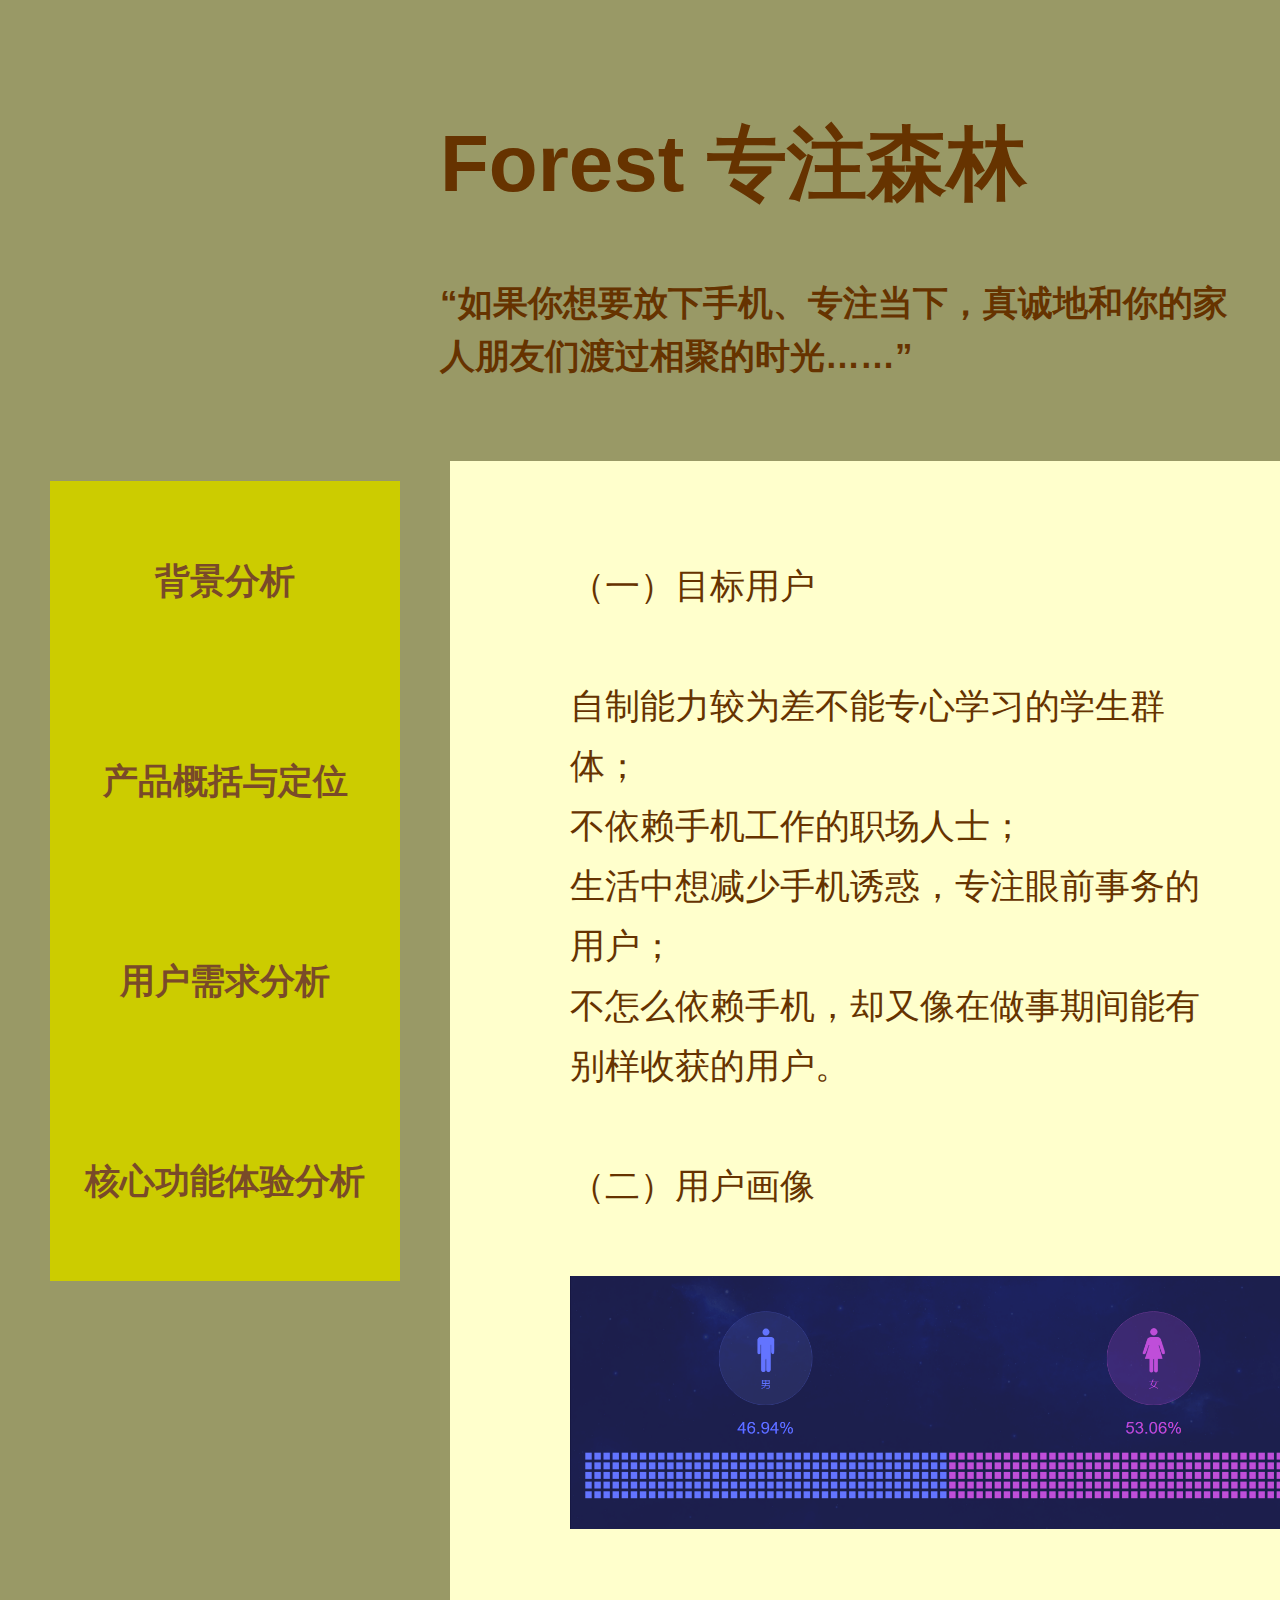
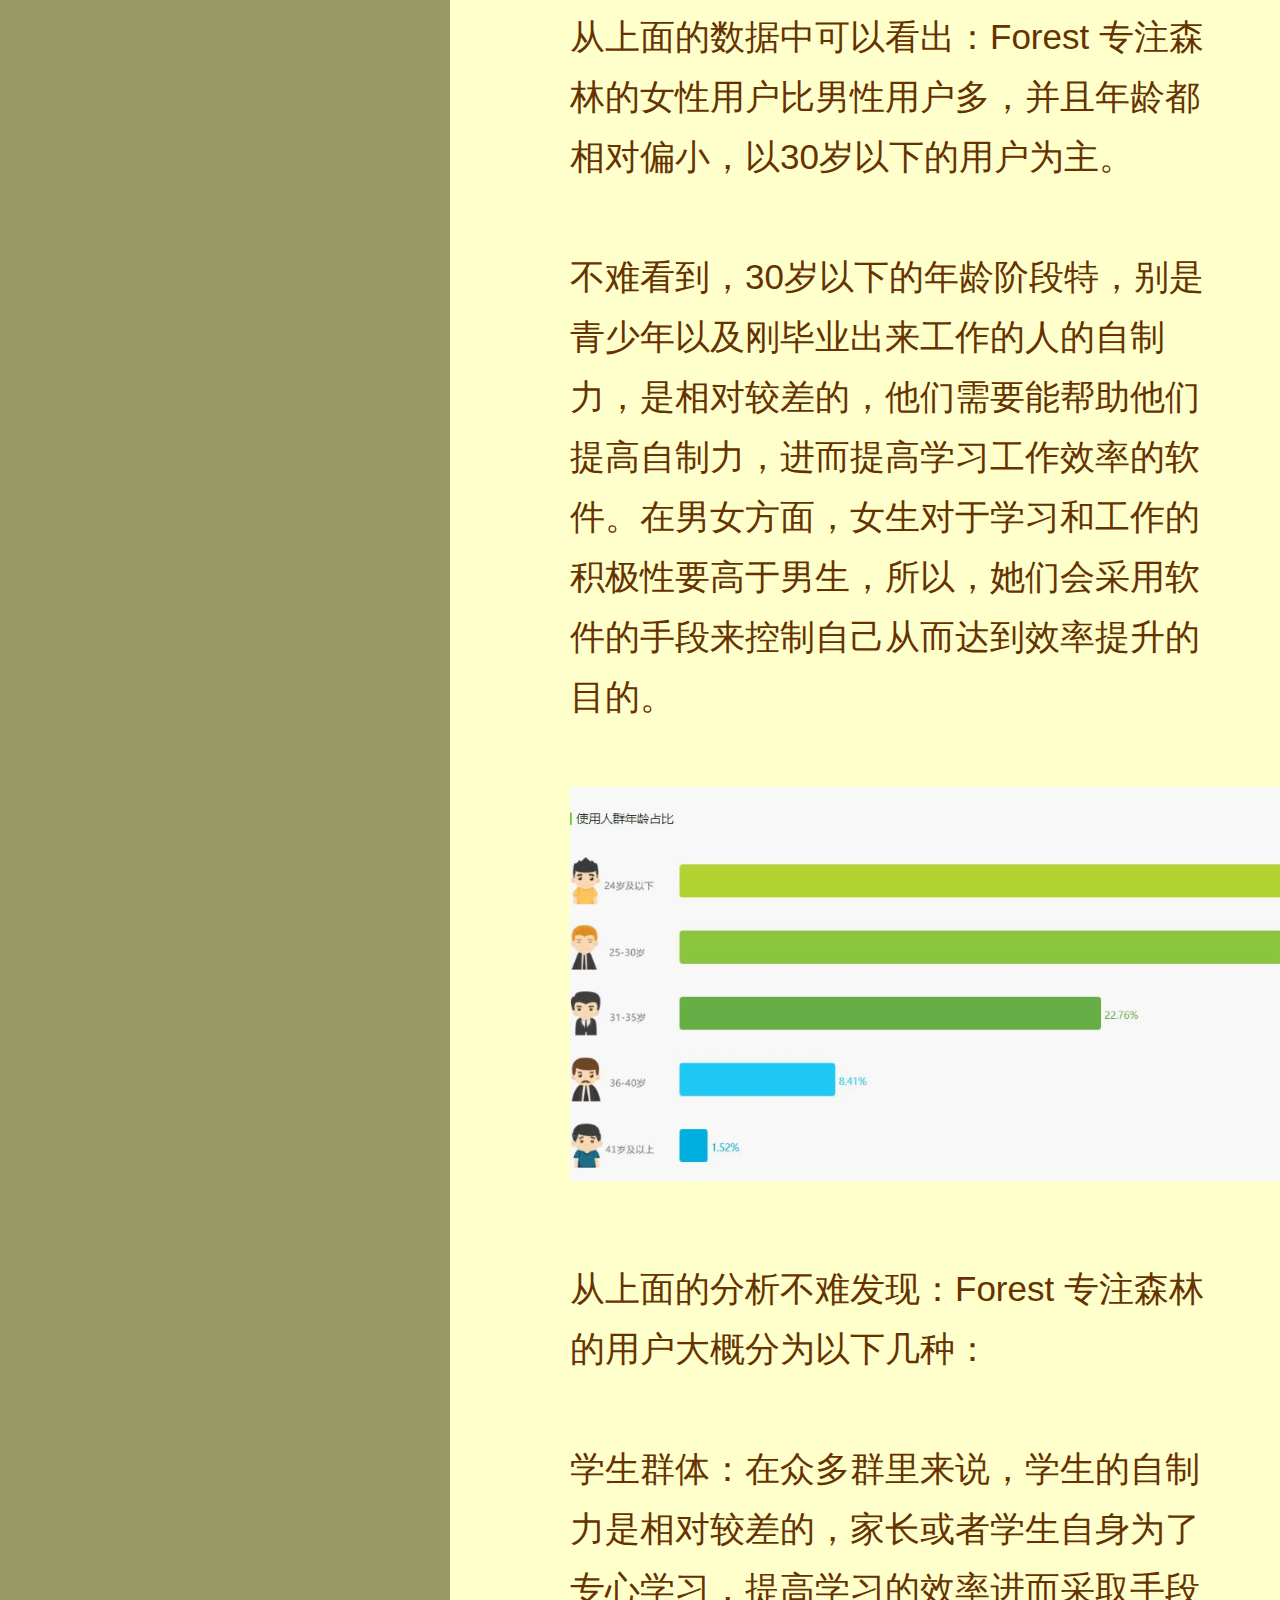
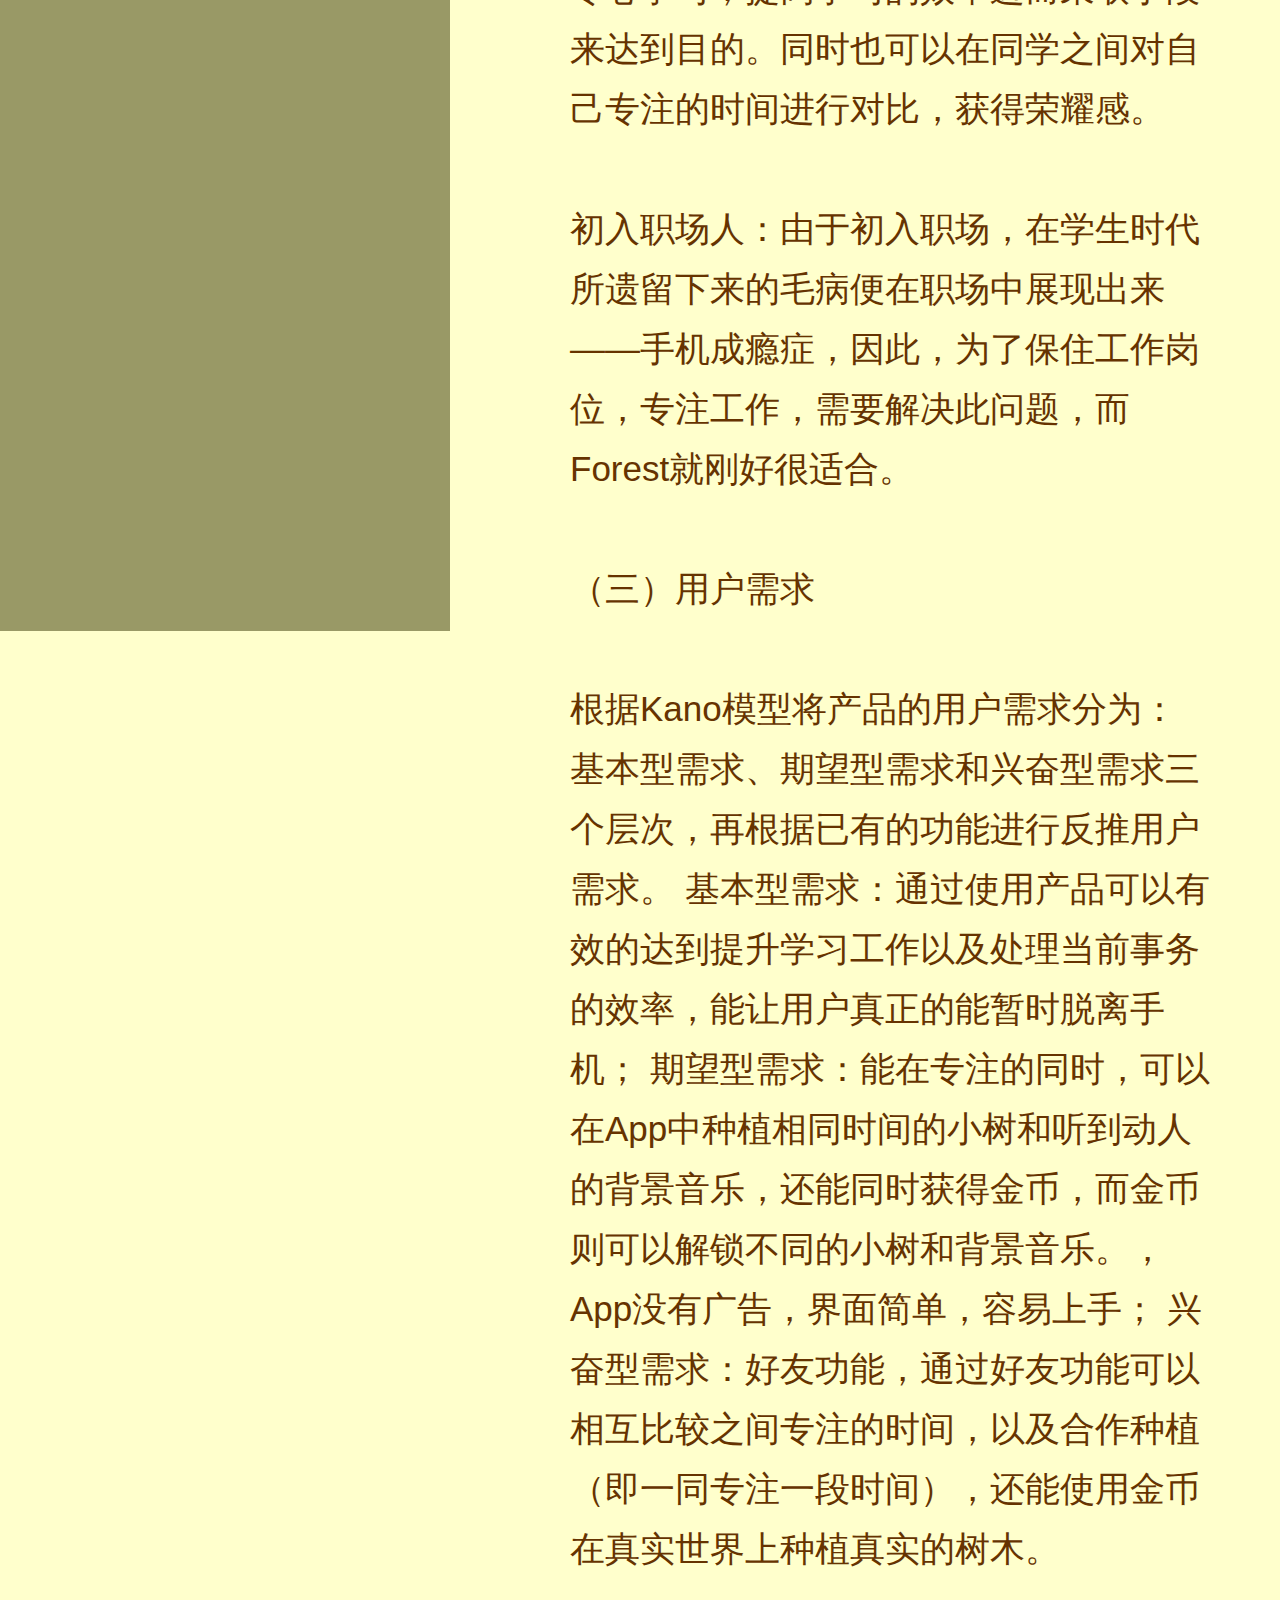
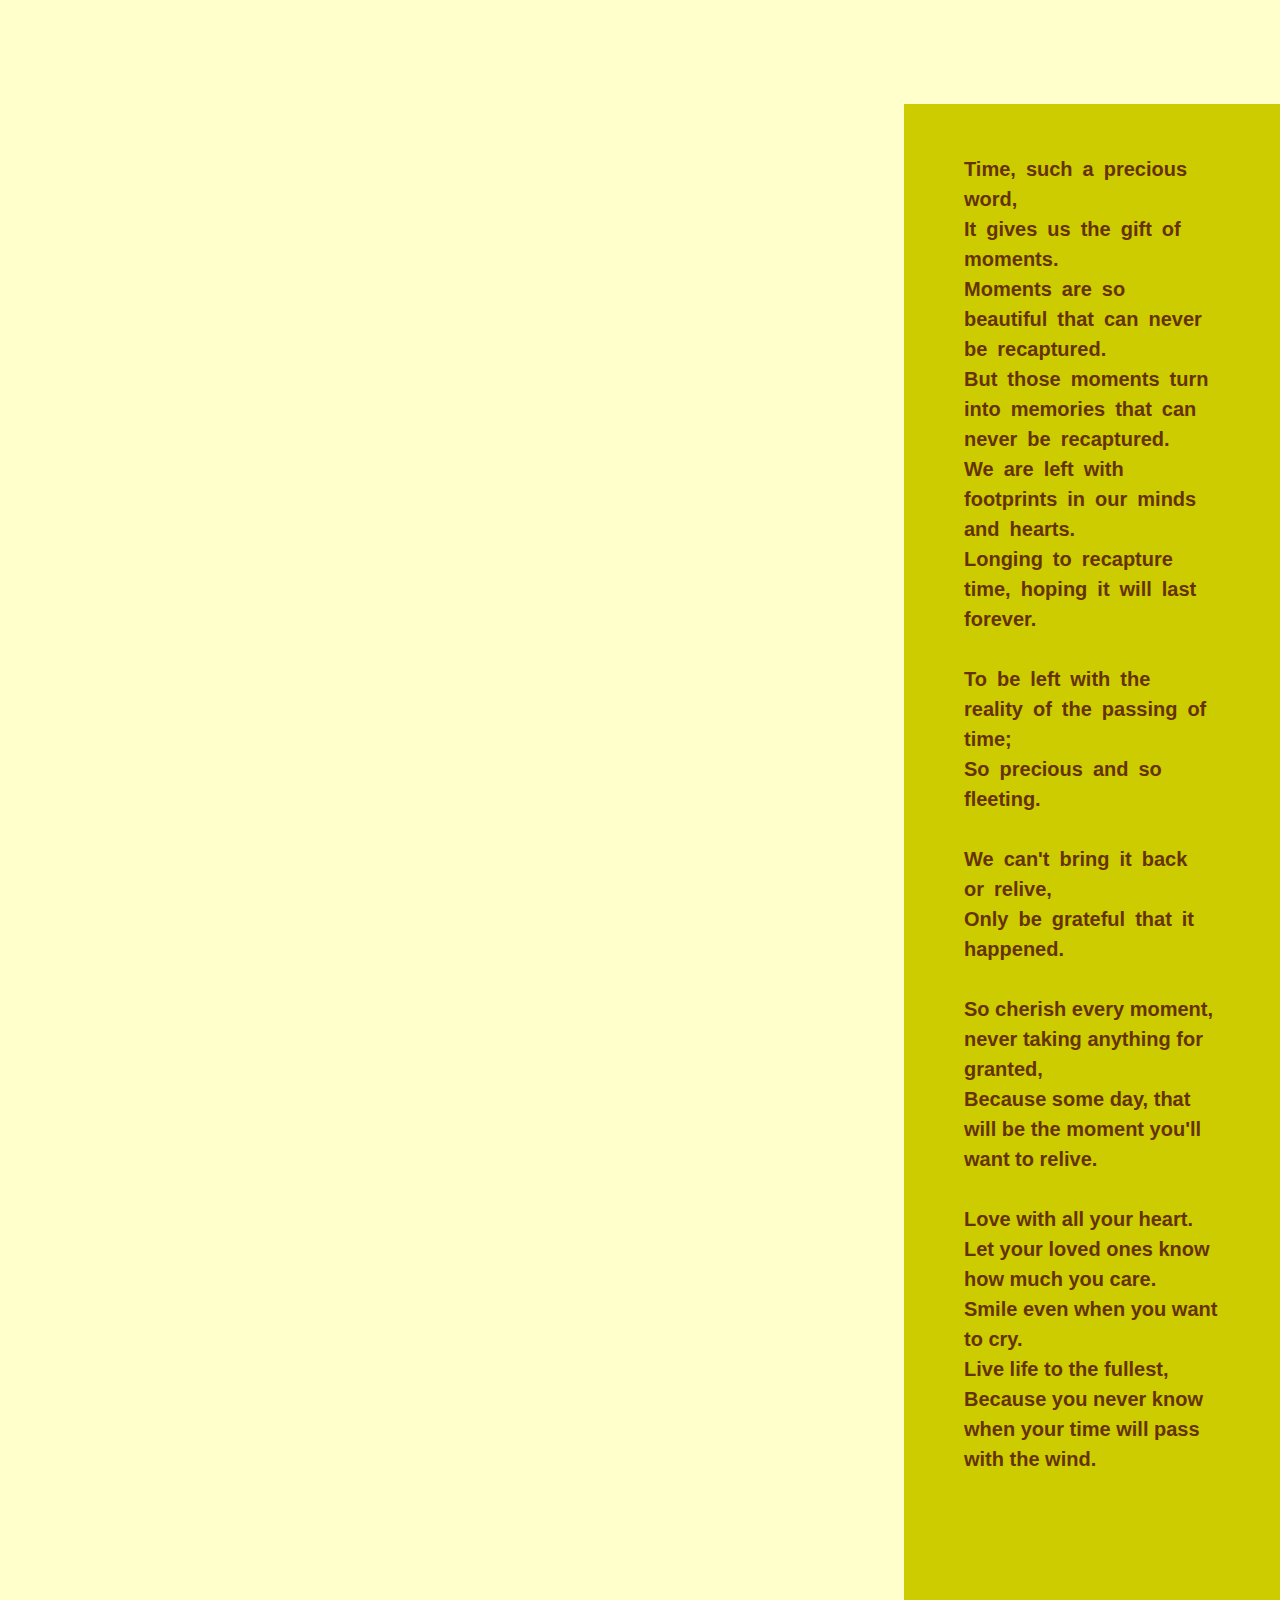
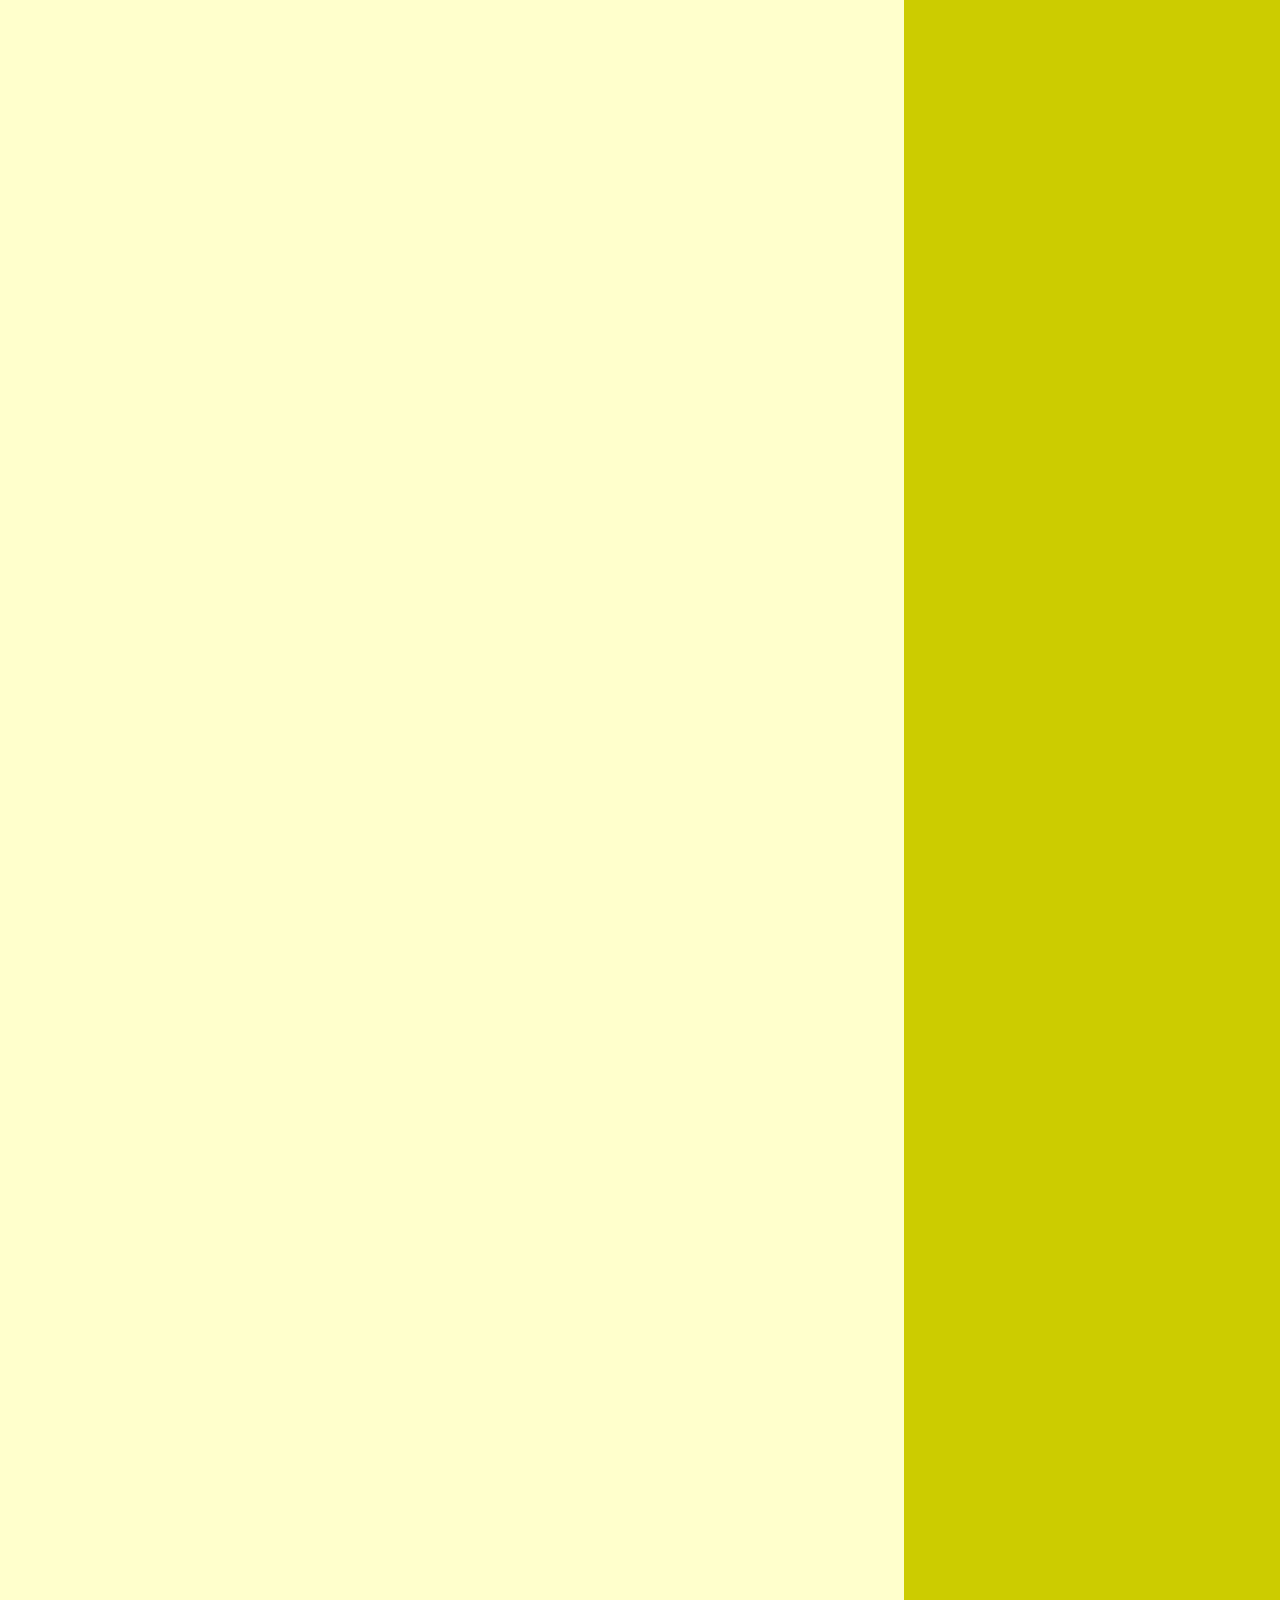
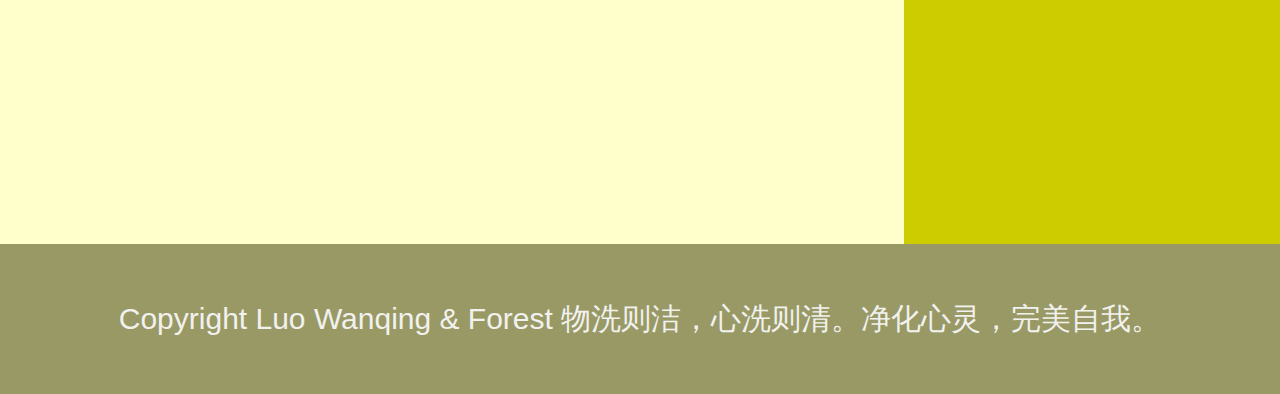
<file: user.html>
<!DOCTYPE html>
<html> 

<head>
    <meta name="viewport" content="width=device-width,initial-scale=1.0,maximum-scale=1.0,user-scalable=no">
    <meta http-equiv="Content-Type" content="text/html; charset=utf-8" />
    <link rel="stylesheet" type="text/css" href="style1.css">
</head>

<body>

    <div id="header">
        <h1>Forest 专注森林</h1>
        <h2>“如果你想要放下手机、专注当下，真诚地和你的家人朋友们渡过相聚的时光……”</h2>
    </div>

    <div id="nav" style="height:3300px">
        <ul>
            <li><a href="index.html">背景分析</a></li>
            <li><a href="position.html" >产品概括与定位</a></li>
            <li><a href="user.html">用户需求分析</a></li>
            <li><a href="experience.html">核心功能体验分析</a></li>                  
            </ul>
    </div>

    <div id="div1">
        <p>

            <br/>
            （一）目标用户
            <br/>
            <br/>
            自制能力较为差不能专心学习的学生群体；
            <br/>
            不依赖手机工作的职场人士；
            <br/>
            生活中想减少手机诱惑，专注眼前事务的用户；
            <br/>
            不怎么依赖手机，却又像在做事期间能有别样收获的用户。
            <br/>
            <br/>
            （二）用户画像
            <br/>
            <br/>
            <img src="images/index10.jpg" width="800" >
            <br/>
            <br/>
            从上面的数据中可以看出：Forest 专注森林的女性用户比男性用户多，并且年龄都相对偏小，以30岁以下的用户为主。
            <br/>
            <br/>
            不难看到，30岁以下的年龄阶段特，别是青少年以及刚毕业出来工作的人的自制力，是相对较差的，他们需要能帮助他们提高自制力，进而提高学习工作效率的软件。在男女方面，女生对于学习和工作的积极性要高于男生，所以，她们会采用软件的手段来控制自己从而达到效率提升的目的。
            <br/>
            <br/>
            <img src="images/index11.jpg" width="800" >
            <br/>
            <br/>
            从上面的分析不难发现：Forest 专注森林的用户大概分为以下几种：
            <br/>
            <br/>
            学生群体：在众多群里来说，学生的自制力是相对较差的，家长或者学生自身为了专心学习，提高学习的效率进而采取手段来达到目的。同时也可以在同学之间对自己专注的时间进行对比，获得荣耀感。
            <br/>
            <br/>
            初入职场人：由于初入职场，在学生时代所遗留下来的毛病便在职场中展现出来——手机成瘾症，因此，为了保住工作岗位，专注工作，需要解决此问题，而Forest就刚好很适合。
            <br/>
            <br/>

            （三）用户需求
            <br/>
            <br/>
            根据Kano模型将产品的用户需求分为：基本型需求、期望型需求和兴奋型需求三个层次，再根据已有的功能进行反推用户需求。
            
            基本型需求：通过使用产品可以有效的达到提升学习工作以及处理当前事务的效率，能让用户真正的能暂时脱离手机；
            
            期望型需求：能在专注的同时，可以在App中种植相同时间的小树和听到动人的背景音乐，还能同时获得金币，而金币则可以解锁不同的小树和背景音乐。，App没有广告，界面简单，容易上手；
            
            兴奋型需求：好友功能，通过好友功能可以相互比较之间专注的时间，以及合作种植（即一同专注一段时间），还能使用金币在真实世界上种植真实的树木。
        
        </p>   
    </div>

    <div id="div2">
        
        <br/>
        Time, such a precious word,
        <br/>
        It gives us the gift of moments.
        <br/>
        Moments are so beautiful that can never be recaptured.
        <br/>
        But those moments turn into memories that can never be recaptured.
        <br/>
        We are left with footprints in our minds and hearts.
        <br/>
        Longing to recapture time, hoping it will last forever.
        <br/>     
        <br/> 
        To be left with the reality of the passing of time;
        <br/>
        So precious and so fleeting.
        <br/> 
        <br/>
        We can't bring it back or relive,
        <br/>
        Only be grateful that it happened.
        <br/>
        <br/>
        So cherish every moment, never taking anything for granted,
        <br/>
        Because some day, that will be the moment you'll want to relive.
        <br/>
        <br/>
        Love with all your heart.
        <br/>
        Let your loved ones know how much you care.
        <br/>
        Smile even when you want to cry.
        <br/>
        Live life to the fullest,
        <br/>
        Because you never know when your time will pass with the wind.
        <br/>
        <br/>
    </div>

    <div id="footer" align="center">
       Copyright Luo Wanqing & Forest
       物洗则洁，心洗则清。净化心灵，完美自我。
    </div>

</body>
</html>
</file>
<file: style1.css>
html 

body {
    background-color: #FFFFCC;
    box-shadow: 0 0 1px rgb(128, 128, 128);
    color:  #FFFFCC;
    font-family: Verdana, Geneva, Tahoma, sans-serif;
    font-size: 25 px;
    line-height: 1.5;
    margin: 0 auto;
    max-width:2500px;

}

h1 {
    color: #663300;
    font-weight: 00;
    font-size:80px;
    text-align: left;
    padding-left: 390px;
    }

h2 {
    color: #663300;
    font-weight: 00;
    font-size:35px;
    text-align: left;
    padding-left: 390px;
   }

#header {
    background-color: #999966;
    color: whitesmoke;
    text-align:left;
    padding:50px;
    opacity: 2;

}

#nav {
    line-height:25px;
    height: 3300px;
    background-color: #999966;
    opacity:2;
    width:350px;
    float:left;
    padding:50px; 
    font-size: 20px;
    font-weight:bold;
    padding-top: 20px
}

#div1 {
    width:50%;
    float: left;
    background-color:#FFFFCC;
    padding:0px 60px 60px 120px; 
    line-height:60px;
    font-size: 35px;
    color: #663300
}

#div2 {
    float: right;
    margin-right:0px ;
    width:20%;
    padding:20px 60px 60px 60px;
    background-color: #CCCC00;
    margin-top: 30px;
    height: 3260px;
    color: #663300;
    font-size: 20px;
    font-weight: bold
}   

#footer {
    background-color: #999966;
    color:  rgb(241, 241, 238);
    font-size: 30px;
    clear:both;
    text-align:center;
    padding:0 px; 
    line-height: 150px
}


ul{
    list-style-type:none;
    margin:0;
    padding:0;
}

a{
    display:block;  
    background-color:#CCCC00;
    color:rgb(121, 74, 41);
    width:350px;
    line-height: 200px;
    text-align:center;
    font-weight:bold;
    padding: 15px,15px,15px,15px;
    text-decoration:none;
    font-size:35px

}

a:hover,a:active{
    background-color:#999966;
}

table,table tr th, table tr td { 
    border:30px solid rgb(12, 10, 10)
}

table { 
    width: 600px; 
    line-height: 100px; 
    text-align: center; 
    border-collapse: collapse;
    background-color: #ede3f1;
    color: white;
    font-weight: bold;
    padding:10px;

}
</file>
